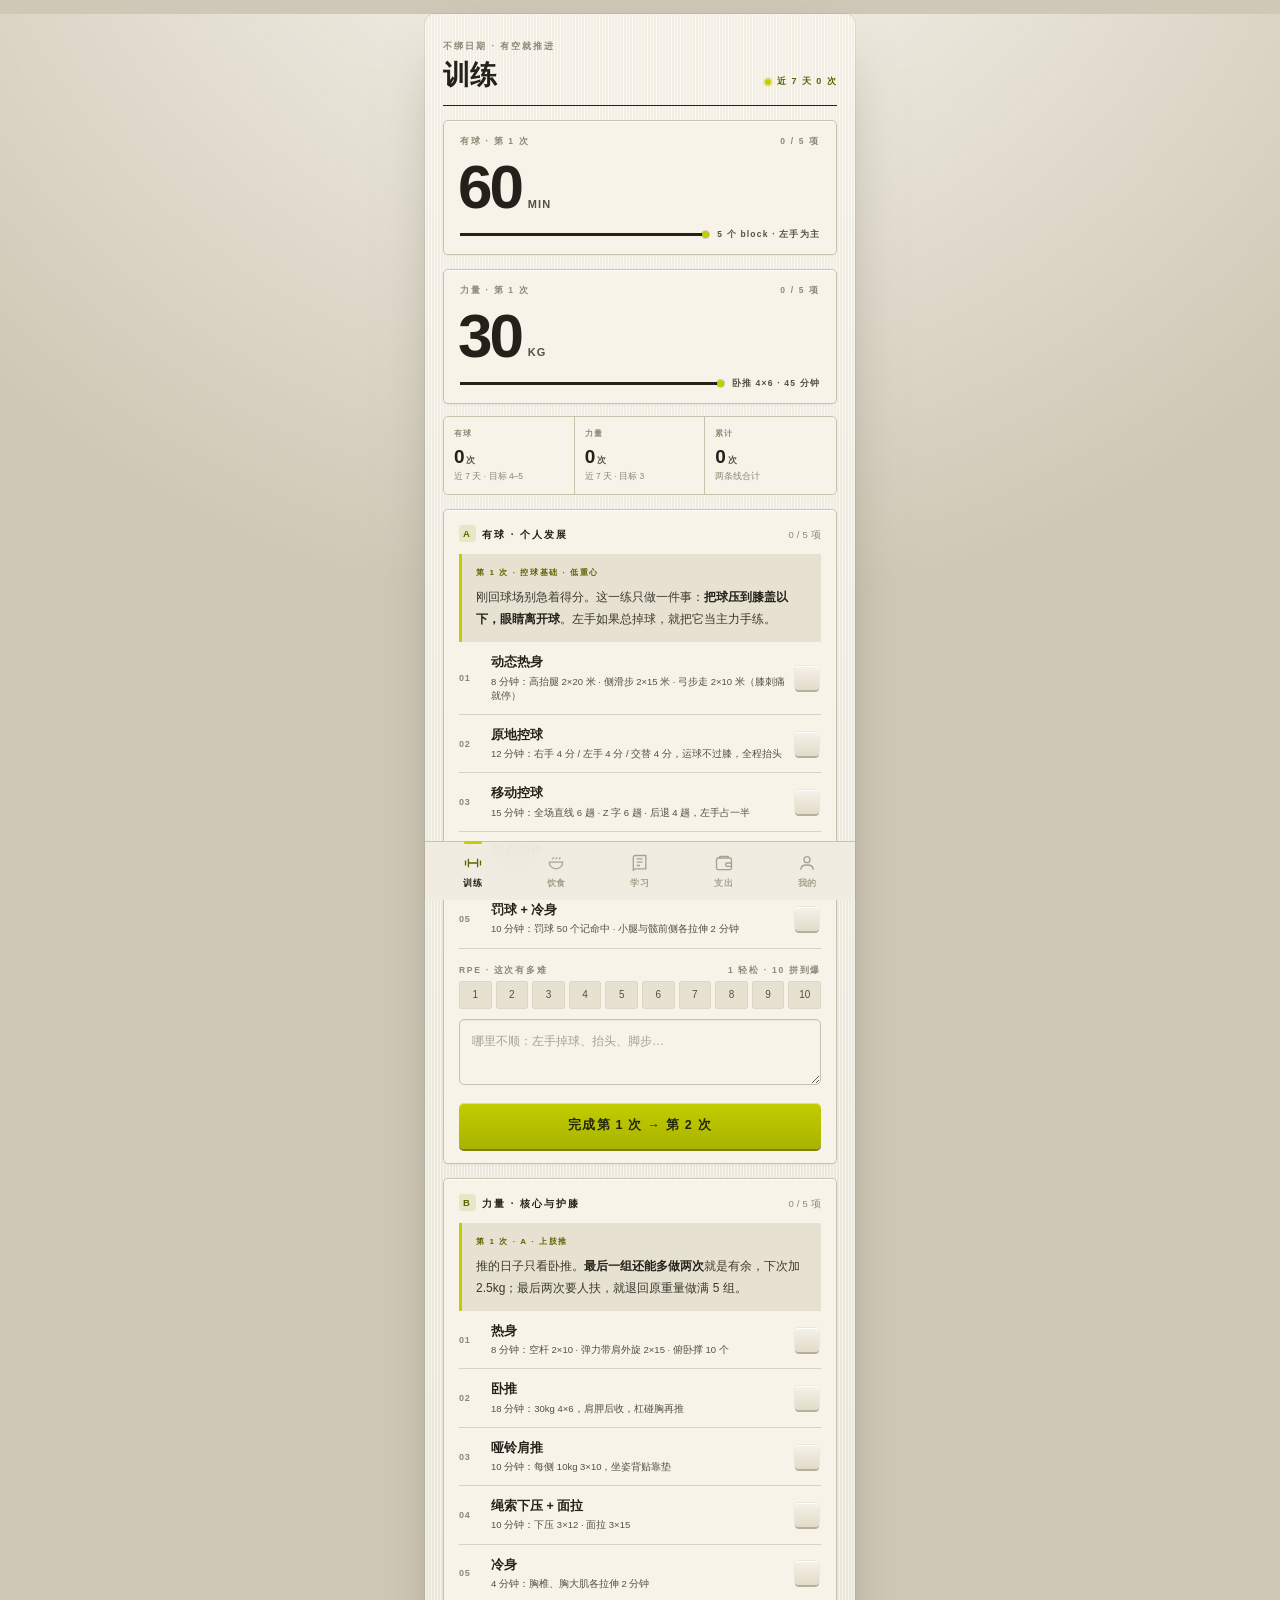
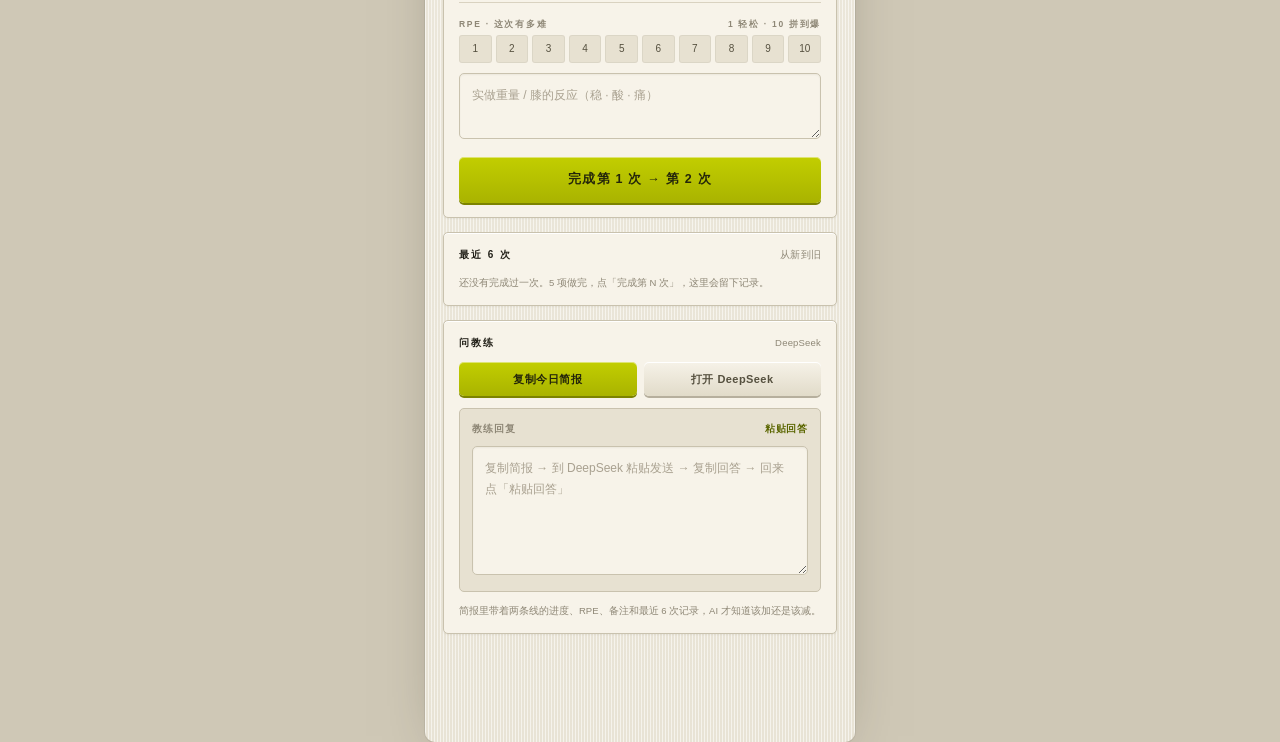
<file: index.html>
<!DOCTYPE html>
<html lang="zh-CN">
<head>
<meta charset="utf-8">
<meta name="viewport" content="width=device-width,initial-scale=1,viewport-fit=cover,maximum-scale=1,user-scalable=no">
<meta name="theme-color" content="#F1EDE2">
<meta name="apple-mobile-web-app-capable" content="yes">
<meta name="apple-mobile-web-app-status-bar-style" content="default">
<meta name="apple-mobile-web-app-title" content="成长系统">
<meta name="format-detection" content="telephone=no">
<title>成长系统</title>
<link rel="manifest" href="manifest.webmanifest">
<link rel="apple-touch-icon" href="icon-192.png">
<link rel="stylesheet" href="styles.css">
</head>
<body>
<div class="app">
  <main id="view" class="view"></main>

  <nav class="tabbar" id="tabbar">
    <button class="tab" data-tab="train">
      <svg viewBox="0 0 24 24"><path d="M3 9v6M6.5 7v10M17.5 7v10M21 9v6M6.5 12h11"/></svg>
      <span>训练</span>
    </button>
    <button class="tab" data-tab="today">
      <svg viewBox="0 0 24 24"><path d="M4 11h16a8 8 0 0 1-16 0Z"/><path d="M8 7.5c0-1 1-1.4 1-2.5M12 7.5c0-1 1-1.4 1-2.5M16 7.5c0-1 1-1.4 1-2.5"/></svg>
      <span>饮食</span>
    </button>
    <button class="tab" data-tab="study">
      <svg viewBox="0 0 24 24"><path d="M4 5.5A2.5 2.5 0 0 1 6.5 3H19v16H6.5A2.5 2.5 0 0 0 4 21.5v-16Z"/><path d="M8 7h7M8 11h7M8 15h4"/></svg>
      <span>学习</span>
    </button>
    <button class="tab" data-tab="expense">
      <svg viewBox="0 0 24 24"><rect x="3" y="6" width="18" height="14" rx="2"/><path d="M7 6V4h10v2M16 12h5M16 12a2 2 0 1 0 0 4h5"/></svg>
      <span>支出</span>
    </button>
    <button class="tab" data-tab="me">
      <svg viewBox="0 0 24 24"><circle cx="12" cy="8" r="3.6"/><path d="M4.5 20c0-3.6 3.4-5.6 7.5-5.6s7.5 2 7.5 5.6"/></svg>
      <span>我的</span>
    </button>
  </nav>
</div>

<div class="mask" id="mask" hidden></div>
<div class="sheet" id="sheet" hidden></div>
<div id="toast"></div>
<input id="meal-photo-input" type="file" accept="image/*" capture="environment" hidden>

<script src="foods.js"></script>
<script src="meal-photos.js"></script>
<script src="app.js"></script>
</body>
</html>
</file>
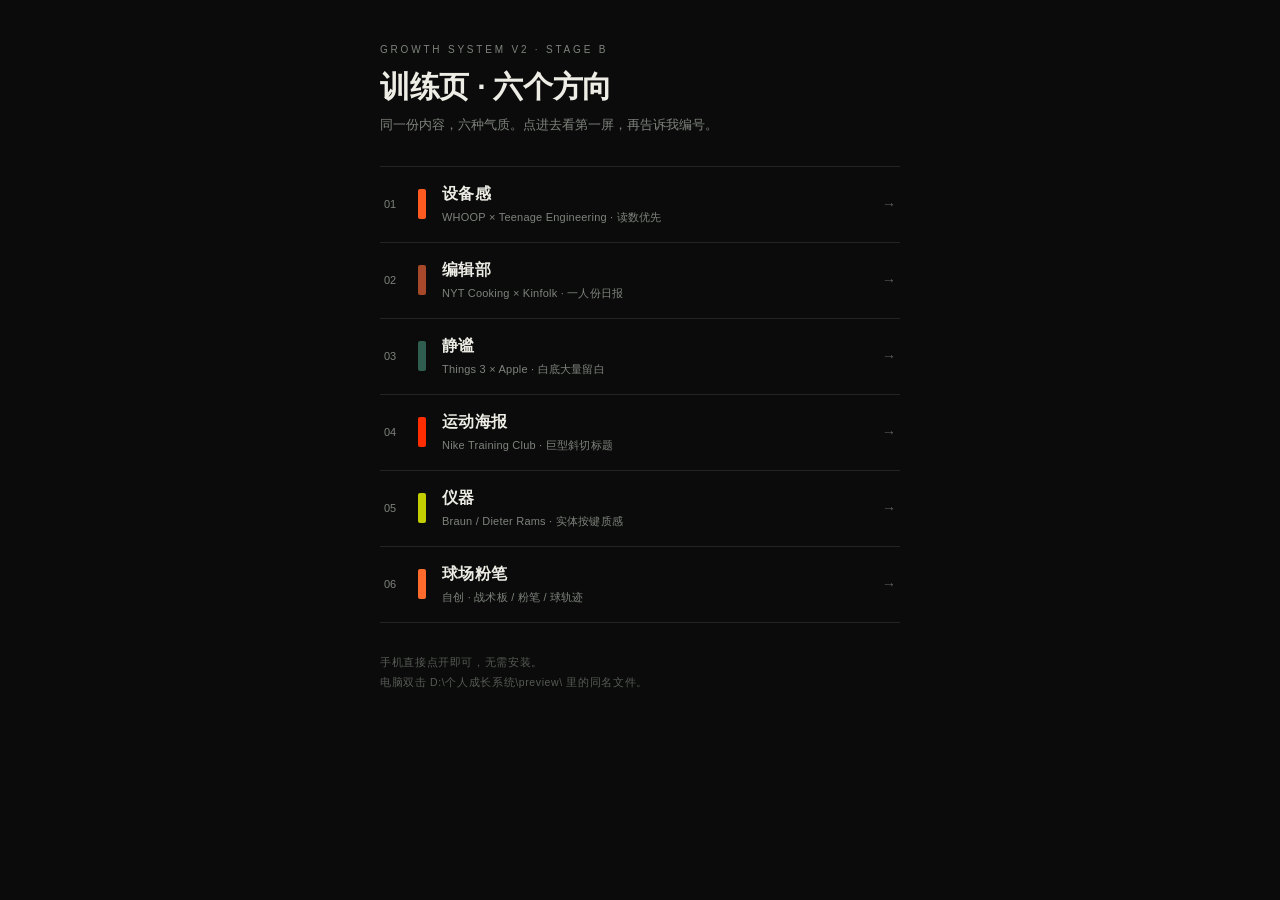
<file: preview/index.html>
<!DOCTYPE html>
<html lang="zh-CN">
<head>
<meta charset="utf-8">
<meta name="viewport" content="width=device-width,initial-scale=1">
<title>成长系统 v2 · 六个方向</title>
<style>
:root{--bg:#0A0B0A;--ink:#EDEDE6;--dim:#7E837C;--line:rgba(255,255,255,.1)}
*{box-sizing:border-box;margin:0;padding:0}
body{background:var(--bg);color:var(--ink);font-family:-apple-system,"PingFang SC","Microsoft YaHei",sans-serif;
  min-height:100vh;padding:44px 22px 60px;display:flex;justify-content:center}
.wrap{width:100%;max-width:520px}
.k{font-size:10px;letter-spacing:.28em;color:var(--dim);text-transform:uppercase}
h1{font-size:30px;letter-spacing:-.01em;margin:12px 0 6px;font-weight:800}
.sub{font-size:12.5px;color:var(--dim);line-height:1.9;margin-bottom:28px}
.item{display:flex;align-items:center;gap:16px;padding:17px 4px;border-top:1px solid var(--line);
  text-decoration:none;color:var(--ink)}
.item:last-of-type{border-bottom:1px solid var(--line)}
.no{font-size:11px;color:var(--dim);width:18px;flex:0 0 auto;font-variant-numeric:tabular-nums}
.t{flex:1}
.t b{display:block;font-size:15.5px;font-weight:700;letter-spacing:.02em}
.t span{display:block;font-size:11px;color:var(--dim);margin-top:5px;letter-spacing:.02em}
.sw{width:8px;height:30px;border-radius:2px;flex:0 0 auto}
.arw{color:#5C615B;font-size:14px}
.foot{margin-top:30px;font-size:10.5px;color:#565B55;line-height:1.9;letter-spacing:.06em}
</style>
</head>
<body>
<div class="wrap">
  <div class="k">Growth System v2 · Stage B</div>
  <h1>训练页 · 六个方向</h1>
  <p class="sub">同一份内容，六种气质。点进去看第一屏，再告诉我编号。</p>

  <a class="item" href="preview-01-device.html">
    <span class="no">01</span><span class="sw" style="background:#FF5A1F"></span>
    <span class="t"><b>设备感</b><span>WHOOP × Teenage Engineering · 读数优先</span></span><span class="arw">→</span>
  </a>
  <a class="item" href="preview-02-editorial.html">
    <span class="no">02</span><span class="sw" style="background:#A8482B"></span>
    <span class="t"><b>编辑部</b><span>NYT Cooking × Kinfolk · 一人份日报</span></span><span class="arw">→</span>
  </a>
  <a class="item" href="preview-03-quiet.html">
    <span class="no">03</span><span class="sw" style="background:#2F5D50"></span>
    <span class="t"><b>静谧</b><span>Things 3 × Apple · 白底大量留白</span></span><span class="arw">→</span>
  </a>
  <a class="item" href="preview-04-poster.html">
    <span class="no">04</span><span class="sw" style="background:#FF2D00"></span>
    <span class="t"><b>运动海报</b><span>Nike Training Club · 巨型斜切标题</span></span><span class="arw">→</span>
  </a>
  <a class="item" href="preview-05-instrument.html">
    <span class="no">05</span><span class="sw" style="background:#C2CE00"></span>
    <span class="t"><b>仪器</b><span>Braun / Dieter Rams · 实体按键质感</span></span><span class="arw">→</span>
  </a>
  <a class="item" href="preview-06-court-chalk.html">
    <span class="no">06</span><span class="sw" style="background:#FF6B2C"></span>
    <span class="t"><b>球场粉笔</b><span>自创 · 战术板 / 粉笔 / 球轨迹</span></span><span class="arw">→</span>
  </a>

  <p class="foot">手机直接点开即可，无需安装。<br>电脑双击 D:\个人成长系统\preview\ 里的同名文件。</p>
</div>
</body>
</html>
</file>
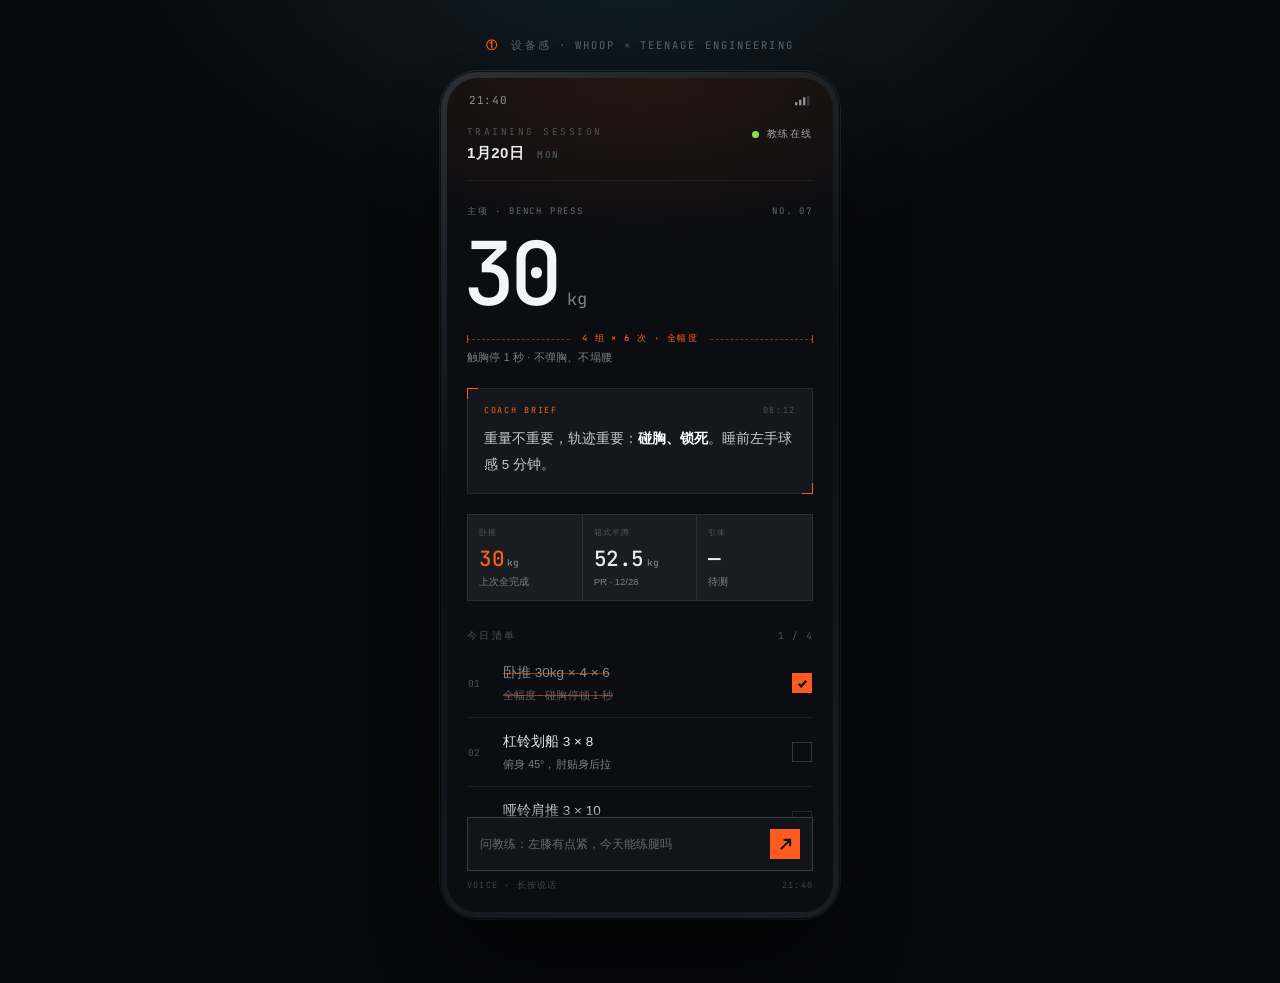
<file: preview/preview-01-device.html>
<!DOCTYPE html>
<html lang="zh-CN">
<head>
<meta charset="utf-8">
<meta name="viewport" content="width=device-width,initial-scale=1">
<title>训练 · 设备感 · 成长系统 v2</title>
<!-- ① 设备感 · WHOOP × Teenage Engineering ／ 宣言：训练日志是一台仪器，数据是读数，不是卡片 ／ 点睛色 #FF5A1F -->
<link rel="preconnect" href="https://fonts.googleapis.com">
<link rel="preconnect" href="https://fonts.gstatic.com" crossorigin>
<link href="https://fonts.googleapis.com/css2?family=JetBrains+Mono:wght@400;500;700&display=swap" rel="stylesheet">
<style>
:root{
  --screen:#0B0D10; --panel:#14171B; --panel2:#191D22;
  --line:rgba(255,255,255,.08); --line2:rgba(255,255,255,.17);
  --ink:#E8ECEE; --dim:#78828A; --dim2:#4B545B;
  --accent:#FF5A1F; --ok:#8BE04A;
  --mono:"JetBrains Mono",Consolas,"SF Mono",ui-monospace,monospace;
  --sans:-apple-system,BlinkMacSystemFont,"PingFang SC","HarmonyOS Sans SC","Microsoft YaHei",sans-serif;
}
*{box-sizing:border-box;margin:0;padding:0}
body{
  min-height:100vh;display:flex;justify-content:center;padding:38px 16px 64px;
  background:radial-gradient(900px 520px at 50% -8%,#122029 0%,#07080A 62%),#07080A;
  font-family:var(--sans);color:var(--ink);-webkit-font-smoothing:antialiased;
}
.stage{display:flex;flex-direction:column;align-items:center;gap:18px}
.cap{font-family:var(--mono);font-size:10.5px;letter-spacing:.2em;color:#59636B;text-transform:uppercase}
.cap b{color:var(--accent);font-weight:700;margin-right:4px}
.phone{
  width:400px;height:848px;padding:7px;border-radius:38px;
  background:linear-gradient(155deg,#2B3036,#0C0E11 42%,#1A1E23);
  box-shadow:0 50px 90px -32px rgba(0,0,0,.95),0 0 0 1px rgba(255,255,255,.09),
             inset 0 0 0 1px rgba(0,0,0,.65);
}
.screen{height:100%;border-radius:31px;background:var(--screen);overflow-y:auto;overflow-x:hidden;padding:0 20px;scrollbar-width:none;position:relative}
.screen::-webkit-scrollbar{display:none}
.screen::before{content:"";position:absolute;top:0;left:0;right:0;height:230px;background:radial-gradient(130% 100% at 50% 0,rgba(255,90,31,.11),transparent 72%);pointer-events:none}

/* 状态栏 */
.sb{display:flex;justify-content:space-between;align-items:center;padding:15px 2px 4px;font-family:var(--mono);font-size:11px;color:#8A939B;letter-spacing:.06em;position:relative;z-index:1}
.sb svg{width:16px;height:11px;fill:currentColor}

/* 页头 */
.hd{display:flex;justify-content:space-between;align-items:flex-start;padding:14px 0 17px;border-bottom:1px solid var(--line);position:relative;z-index:1}
.kick{font-family:var(--mono);font-size:9.5px;letter-spacing:.26em;color:var(--dim2)}
.day{font-size:15px;font-weight:600;margin-top:6px;letter-spacing:.03em}
.day em{font-family:var(--mono);font-style:normal;font-size:9.5px;letter-spacing:.18em;color:var(--dim2);margin-left:8px}
.st{display:flex;align-items:center;gap:8px;padding-top:2px}
.led{width:7px;height:7px;border-radius:50%;background:var(--ok);animation:breathe 2.6s ease-in-out infinite}
.online{font-family:var(--mono);font-size:9.5px;letter-spacing:.16em;color:#9AA5AC}
@keyframes breathe{
  0%,100%{opacity:.32;box-shadow:0 0 0 3px rgba(139,224,74,.05)}
  50%{opacity:1;box-shadow:0 0 0 4px rgba(139,224,74,.16),0 0 14px rgba(139,224,74,.9)}
}

/* 主读数 */
.hero{padding:24px 0 4px;position:relative;z-index:1;animation:power .9s cubic-bezier(.2,.7,.2,1) both}
@keyframes power{from{opacity:0;transform:translateY(9px)}to{opacity:1;transform:none}}
.hero-top{display:flex;justify-content:space-between;font-family:var(--mono);font-size:9px;letter-spacing:.2em;color:#626C73}
.num{font-family:var(--mono);font-size:88px;line-height:.9;font-weight:500;letter-spacing:-.065em;
     margin:16px 0 0 -4px;font-variant-numeric:tabular-nums;color:#F3F6F7}
.num small{font-size:17px;letter-spacing:.02em;color:var(--dim);margin-left:9px;font-weight:400}
.dimline{position:relative;height:19px;margin:16px 0 3px;display:flex;align-items:center;justify-content:center}
.dimline::before{content:"";position:absolute;left:0;right:0;top:50%;border-top:1px dashed rgba(255,90,31,.5)}
.dimline b{position:relative;background:var(--screen);padding:0 10px;font-family:var(--mono);font-size:9px;letter-spacing:.16em;color:var(--accent);font-weight:500}
.dimline i{position:absolute;top:50%;width:1px;height:8px;background:rgba(255,90,31,.75);transform:translateY(-50%)}
.dimline i:first-child{left:0}
.dimline i:last-child{right:0}
.hero-note{font-size:10.5px;color:var(--dim);letter-spacing:.02em}

/* 教练简报 */
.brief{position:relative;margin-top:19px;padding:15px 16px 16px;background:var(--panel);border:1px solid var(--line)}
.brief::before,.brief::after{content:"";position:absolute;width:10px;height:10px;border:1px solid var(--accent)}
.brief::before{top:-1px;left:-1px;border-right:0;border-bottom:0}
.brief::after{bottom:-1px;right:-1px;border-left:0;border-top:0}
.bl{display:flex;justify-content:space-between;font-family:var(--mono);font-size:8.5px;letter-spacing:.2em;color:var(--accent)}
.bl span:last-child{color:var(--dim2)}
.bt{font-size:13.5px;line-height:1.9;color:#C3CBD1;margin-top:10px}
.bt b{color:#fff;font-weight:600}

/* 三数位 */
.stats{display:grid;grid-template-columns:1fr 1fr 1fr;margin-top:20px;border:1px solid var(--line);background:var(--panel2)}
.stats .st-item{padding:12px 11px 11px;border-right:1px solid var(--line)}
.stats .st-item:last-child{border-right:0}
.sk{font-family:var(--mono);font-size:8px;letter-spacing:.14em;color:var(--dim2)}
.sv{font-family:var(--mono);font-size:21px;font-weight:500;margin-top:7px;font-variant-numeric:tabular-nums;letter-spacing:-.02em}
.sv i{font-size:9.5px;font-style:normal;color:var(--dim);margin-left:3px;letter-spacing:0}
.sf{font-size:9.5px;color:var(--dim);margin-top:4px}
.st-item.hot .sv{color:var(--accent)}

/* 小标题 */
.sec{display:flex;align-items:baseline;justify-content:space-between;margin:28px 0 6px}
.sec h2{font-family:var(--mono);font-size:9.5px;letter-spacing:.24em;color:var(--dim2);font-weight:500}
.sec span{font-family:var(--mono);font-size:9.5px;color:var(--dim2);letter-spacing:.1em}

/* 清单 */
.task{display:grid;grid-template-columns:24px 1fr 20px;gap:11px;align-items:center;padding:14px 1px;border-bottom:1px solid var(--line)}
.task .i{font-family:var(--mono);font-size:9.5px;color:var(--dim2)}
.task .n{font-size:13.5px;line-height:1.5}
.task .n em{display:block;font-style:normal;font-size:10.5px;color:var(--dim);margin-top:4px;letter-spacing:.01em}
.task .box{width:20px;height:20px;border:1px solid var(--line2);position:relative}
.task.done .box{background:var(--accent);border-color:var(--accent)}
.task.done .box svg{position:absolute;inset:0;margin:auto;width:11px;height:11px;stroke:#0B0D10;stroke-width:2.6;fill:none}
.task.done .n{color:#828C93;text-decoration:line-through;text-decoration-color:rgba(255,90,31,.55);text-decoration-thickness:1px}
.task.done .n em{text-decoration:none;color:#5D666D}

/* 练后 */
.post{margin-top:18px;border:1px solid var(--line);background:linear-gradient(180deg,rgba(255,90,31,.05),transparent 60%);padding:14px 15px 15px}
.post-h{display:flex;justify-content:space-between;align-items:center}
.post-h b{font-size:12.5px;font-weight:600;letter-spacing:.02em}
.tag{font-family:var(--mono);font-size:8.5px;letter-spacing:.18em;color:var(--accent);border:1px solid rgba(255,90,31,.4);padding:3px 6px}
.scale{display:grid;grid-template-columns:repeat(10,1fr);gap:4px;margin-top:13px}
.scale span{height:26px;display:flex;align-items:center;justify-content:center;font-family:var(--mono);font-size:10px;color:var(--dim);background:#14181C;border:1px solid var(--line)}
.scale span.pick{background:var(--accent);border-color:var(--accent);color:#0B0D10;font-weight:700}
.sore{display:flex;justify-content:space-between;align-items:center;margin-top:11px;padding-top:11px;border-top:1px dashed rgba(255,255,255,.1);font-size:11.5px;color:var(--dim)}
.sore span{color:#9DA7AE}

/* 周 */
.week{display:grid;grid-template-columns:repeat(7,1fr);gap:5px;margin-top:13px}
.wd{background:var(--panel);border:1px solid var(--line);padding:9px 0 8px;text-align:center}
.wd .w1{font-family:var(--mono);font-size:8.5px;color:var(--dim2);letter-spacing:.08em}
.wd .w2{font-size:9.5px;color:#A9B3B9;margin-top:5px}
.wd.now{border-color:var(--accent);background:rgba(255,90,31,.09)}
.wd.now .w1{color:var(--accent)}
.wd.rest .w2{color:var(--dim2)}

/* 底部对话 */
.composer{position:sticky;bottom:0;margin:24px -20px 0;padding:14px 20px 20px;background:linear-gradient(180deg,rgba(11,13,16,0) 0%,#0B0D10 26%)}
.cf{display:flex;align-items:center;gap:10px;background:#111519;border:1px solid var(--line2);padding:11px 12px}
.cf .ph{flex:1;font-size:12px;color:#616B72}
.cf .send{width:30px;height:30px;background:var(--accent);display:flex;align-items:center;justify-content:center;flex:0 0 auto}
.cf .send svg{width:13px;height:13px;stroke:#0B0D10;stroke-width:2.2;fill:none}
.cfh{display:flex;justify-content:space-between;margin-top:8px;font-family:var(--mono);font-size:8.5px;letter-spacing:.14em;color:#3E464C}
</style>
</head>
<body>
<div class="stage">
  <p class="cap"><b>①</b> 设备感 · WHOOP × Teenage Engineering</p>
  <div class="phone"><div class="screen">

    <div class="sb">
      <span>21:40</span>
      <svg viewBox="0 0 20 12"><rect x="0" y="8" width="3" height="4"/><rect x="5" y="5" width="3" height="7"/><rect x="10" y="2" width="3" height="10"/><rect x="15" y="0" width="3" height="12" opacity=".3"/></svg>
    </div>

    <header class="hd">
      <div>
        <div class="kick">TRAINING SESSION</div>
        <div class="day">1月20日 <em>MON</em></div>
      </div>
      <div class="st"><span class="led"></span><span class="online">教练在线</span></div>
    </header>

    <section class="hero">
      <div class="hero-top"><span>主项 · BENCH PRESS</span><span>NO. 07</span></div>
      <div class="num">30<small>kg</small></div>
      <div class="dimline"><i></i><b>4 组 × 6 次 · 全幅度</b><i></i></div>
      <p class="hero-note">触胸停 1 秒 · 不弹胸、不塌腰</p>
    </section>

    <section class="brief">
      <div class="bl"><span>COACH BRIEF</span><span>08:12</span></div>
      <p class="bt">重量不重要，轨迹重要：<b>碰胸、锁死</b>。睡前左手球感 5 分钟。</p>
    </section>

    <section class="stats">
      <div class="st-item hot">
        <div class="sk">卧推</div><div class="sv">30<i>kg</i></div><div class="sf">上次全完成</div>
      </div>
      <div class="st-item">
        <div class="sk">箱式半蹲</div><div class="sv">52.5<i>kg</i></div><div class="sf">PR · 12/28</div>
      </div>
      <div class="st-item">
        <div class="sk">引体</div><div class="sv">—</div><div class="sf">待测</div>
      </div>
    </section>

    <div class="sec"><h2>今日清单</h2><span>1 / 4</span></div>

    <div class="task done">
      <span class="i">01</span>
      <span class="n">卧推 30kg × 4 × 6<em>全幅度 · 碰胸停顿 1 秒</em></span>
      <span class="box"><svg viewBox="0 0 12 12"><path d="M2 6.4 4.6 9 10 3.2"/></svg></span>
    </div>
    <div class="task">
      <span class="i">02</span>
      <span class="n">杠铃划船 3 × 8<em>俯身 45°，肘贴身后拉</em></span>
      <span class="box"></span>
    </div>
    <div class="task">
      <span class="i">03</span>
      <span class="n">哑铃肩推 3 × 10<em>坐姿，别让腰替手臂发力</em></span>
      <span class="box"></span>
    </div>
    <div class="task">
      <span class="i">04</span>
      <span class="n">核心环 × 3<em>死虫 → 鸟狗 → 侧平板，每轮不落地</em></span>
      <span class="box"></span>
    </div>

    <section class="post">
      <div class="post-h"><b>练后两问</b><span class="tag">待填</span></div>
      <div class="scale">
        <span>1</span><span>2</span><span>3</span><span>4</span><span>5</span>
        <span>6</span><span>7</span><span>8</span><span>9</span><span>10</span>
      </div>
      <div class="sore">哪里酸<span>点选肌群或直接说</span></div>
    </section>

    <div class="sec"><h2>本周编排</h2><span>W4</span></div>
    <div class="week">
      <div class="wd now"><div class="w1">MON</div><div class="w2">上肢</div></div>
      <div class="wd"><div class="w1">TUE</div><div class="w2">球·左手</div></div>
      <div class="wd"><div class="w1">WED</div><div class="w2">下肢</div></div>
      <div class="wd rest"><div class="w1">THU</div><div class="w2">休</div></div>
      <div class="wd"><div class="w1">FRI</div><div class="w2">上肢</div></div>
      <div class="wd"><div class="w1">SAT</div><div class="w2">球·左手</div></div>
      <div class="wd"><div class="w1">SUN</div><div class="w2">复盘</div></div>
    </div>

    <div class="composer">
      <div class="cf">
        <span class="ph">问教练：左膝有点紧，今天能练腿吗</span>
        <span class="send"><svg viewBox="0 0 14 14"><path d="M2 12 12 2M5 2h7v7"/></svg></span>
      </div>
      <div class="cfh"><span>VOICE · 长按说话</span><span>21:40</span></div>
    </div>

  </div></div>
</div>
</body>
</html>
</file>
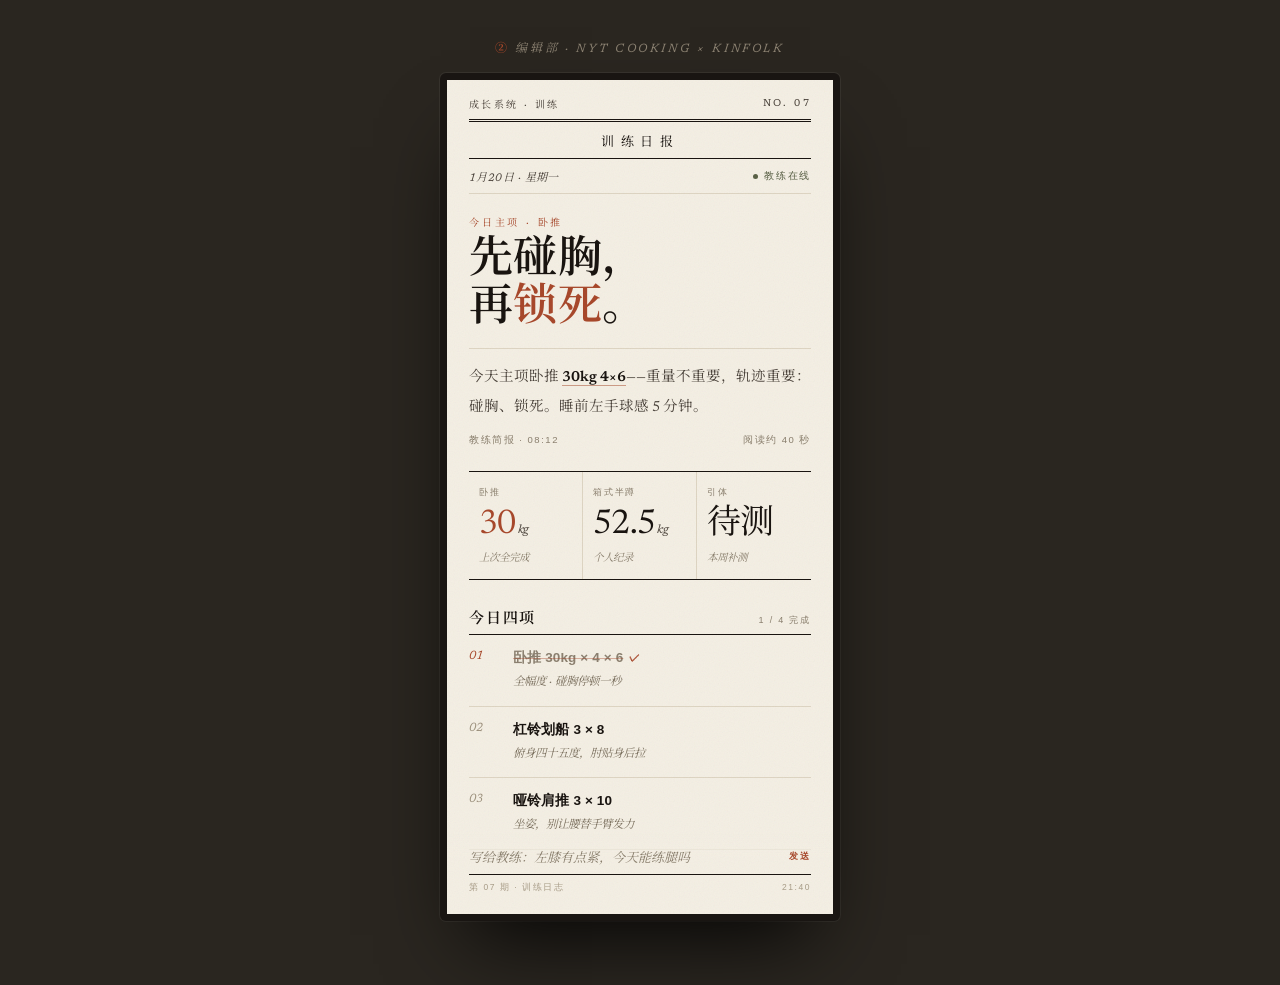
<file: preview/preview-02-editorial.html>
<!DOCTYPE html>
<html lang="zh-CN">
<head>
<meta charset="utf-8">
<meta name="viewport" content="width=device-width,initial-scale=1">
<title>训练 · 编辑部 · 成长系统 v2</title>
<!-- ② 编辑部 · NYT Cooking × Kinfolk ／ 宣言：每天的训练是一期只有一个人读的日报，排版要值得被剪下来 ／ 点睛色 #A8482B -->
<link rel="preconnect" href="https://fonts.googleapis.com">
<link rel="preconnect" href="https://fonts.gstatic.com" crossorigin>
<link href="https://fonts.googleapis.com/css2?family=Newsreader:ital,wght@0,400;0,600;1,400&family=Noto+Serif+SC:wght@400;600&display=swap" rel="stylesheet">
<style>
:root{
  --paper:#F4EFE4; --paper-2:#EDE6D8; --ink:#191410; --ink-2:#4A423A;
  --rule:#CFC4AE; --rule-2:#DED5C3;
  --accent:#A8482B; --olive:#5A6146;
  --serif:"Newsreader","Noto Serif SC","Songti SC","STSong",SimSun,serif;
  --sans:-apple-system,"PingFang SC","HarmonyOS Sans SC","Microsoft YaHei",sans-serif;
}
*{box-sizing:border-box;margin:0;padding:0}
body{
  min-height:100vh;display:flex;justify-content:center;padding:38px 16px 64px;
  background:#2A2620;font-family:var(--sans);color:var(--ink);-webkit-font-smoothing:antialiased;
}
.stage{display:flex;flex-direction:column;align-items:center;gap:18px}
.cap{font-family:var(--serif);font-size:12px;letter-spacing:.22em;color:#8C8272;text-transform:uppercase;font-style:italic}
.cap b{color:var(--accent);font-style:normal}
.phone{
  width:400px;height:848px;padding:7px;border-radius:6px;
  background:#191512;box-shadow:0 44px 80px -30px rgba(0,0,0,.9),0 0 0 1px rgba(255,255,255,.06);
}
.screen{
  height:100%;overflow-y:auto;overflow-x:hidden;padding:0 22px 0;position:relative;
  background:var(--paper);scrollbar-width:none;
}
.screen::-webkit-scrollbar{display:none}
/* 纸纹质感层 */
.screen::after{
  content:"";position:absolute;inset:0;pointer-events:none;z-index:9;mix-blend-mode:multiply;opacity:.5;
  background-image:url("data:image/svg+xml,%3Csvg xmlns='http://www.w3.org/2000/svg' width='140' height='140'%3E%3Cfilter id='n'%3E%3CfeTurbulence type='fractalNoise' baseFrequency='.8' numOctaves='3'/%3E%3C/filter%3E%3Crect width='140' height='140' filter='url(%23n)' opacity='.12'/%3E%3C/svg%3E");
}

/* 刊头 */
.rail{display:flex;justify-content:space-between;align-items:center;padding:16px 0 8px;
  font-family:var(--serif);font-size:10px;letter-spacing:.24em;text-transform:uppercase;color:var(--ink-2)}
.nameplate{
  font-family:var(--serif);font-size:13px;letter-spacing:.5em;text-align:center;
  padding:9px 0 8px;border-top:3px double var(--ink);border-bottom:1px solid var(--ink);
}
.meta{display:flex;justify-content:space-between;align-items:center;padding:9px 0;border-bottom:1px solid var(--rule-2);
  font-family:var(--serif);font-style:italic;font-size:11px;color:var(--ink-2);letter-spacing:.04em}
.live{display:inline-flex;align-items:center;gap:6px;font-style:normal;font-family:var(--sans);font-size:9.5px;letter-spacing:.18em;color:var(--olive)}
.dot{width:5px;height:5px;border-radius:50%;background:var(--olive);animation:pulse 2.4s ease-in-out infinite}
@keyframes pulse{0%,100%{opacity:.3}50%{opacity:1}}

/* 头条 */
.kicker{margin-top:20px;font-family:var(--serif);font-size:10px;letter-spacing:.28em;text-transform:uppercase;color:var(--accent)}
.headline{
  font-family:var(--serif);font-weight:600;font-size:44px;line-height:1.08;letter-spacing:.01em;
  margin:10px 0 0;animation:ink .8s ease-out both;
}
@keyframes ink{from{opacity:0;transform:translateY(6px)}to{opacity:1;transform:none}}
.headline i{font-style:normal;color:var(--accent)}
.dek{
  font-family:var(--serif);font-size:14.5px;line-height:2.05;color:var(--ink-2);
  margin-top:14px;padding-top:14px;border-top:1px solid var(--rule-2);text-align:justify;
}
.dek b{color:var(--ink);font-weight:600;border-bottom:1px solid rgba(168,72,43,.5)}
.byline{display:flex;justify-content:space-between;margin-top:12px;font-size:9.5px;letter-spacing:.16em;color:#8A7F6D}

/* 数字栏 */
.numbers{display:grid;grid-template-columns:1fr 1fr 1fr;margin-top:24px;border-top:1px solid var(--ink);border-bottom:1px solid var(--ink)}
.nb{padding:14px 10px 15px;border-right:1px solid var(--rule-2)}
.nb:last-child{border-right:0;padding-right:0}
.nb .lab{font-size:9px;letter-spacing:.2em;color:#8A7F6D}
.nb .val{font-family:var(--serif);font-size:34px;line-height:1;margin-top:9px;font-variant-numeric:tabular-nums;letter-spacing:-.02em}
.nb .val small{font-family:var(--serif);font-size:12px;font-style:italic;color:var(--ink-2);margin-left:2px}
.nb .src{font-family:var(--serif);font-style:italic;font-size:10.5px;color:#8A7F6D;margin-top:7px}
.nb.hi .val{color:var(--accent)}

/* 清单 */
.sec{margin-top:26px;display:flex;align-items:baseline;justify-content:space-between;
  padding-bottom:7px;border-bottom:1px solid var(--ink)}
.sec h2{font-family:var(--serif);font-size:15px;font-weight:600;letter-spacing:.12em}
.sec span{font-size:9px;letter-spacing:.2em;color:#8A7F6D}

.item{display:grid;grid-template-columns:34px 1fr;gap:10px;padding:13px 0;border-bottom:1px solid var(--rule-2)}
.item .no{font-family:var(--serif);font-size:12px;font-style:italic;color:#9C907C;padding-top:2px}
.item h3{font-size:13.5px;font-weight:600;line-height:1.55;letter-spacing:.01em}
.item p{font-family:var(--serif);font-size:11.5px;font-style:italic;color:#7E7361;margin-top:4px;line-height:1.7}
.item.done .no{color:var(--accent)}
.item.done h3{color:#8C8170;text-decoration:line-through;text-decoration-thickness:1px;text-decoration-color:rgba(168,72,43,.4)}
.item.done p{text-decoration:none}
.tick{display:inline-block;margin-left:6px;font-style:normal;color:var(--accent);font-size:11px;vertical-align:1px}

/* 练后 */
.post{margin-top:22px;padding:15px 16px 16px;background:var(--paper-2);border:1px solid var(--rule)}
.post .ph{font-family:var(--serif);font-size:13px;letter-spacing:.1em}
.post .ph em{font-style:italic;font-size:11px;color:#8A7F6D;margin-left:6px}
.rate{display:flex;align-items:baseline;justify-content:space-between;margin-top:14px;font-size:11px;color:var(--ink-2)}
.rate .box{font-family:var(--serif);font-style:italic;font-size:11px;color:#A19682;border-bottom:1px solid var(--rule);flex:1;margin:0 10px;text-align:center;padding-bottom:3px}
.sore-line{display:flex;align-items:baseline;margin-top:12px;font-size:11px;color:var(--ink-2)}
.sore-line .box{flex:1;margin:0 10px;border-bottom:1px solid var(--rule);padding-bottom:3px;font-family:var(--serif);font-style:italic;color:#A19682;text-align:center}

/* 周 */
.week{display:grid;grid-template-columns:repeat(7,1fr);margin-top:24px;border-top:1px solid var(--ink);border-bottom:1px solid var(--ink)}
.wd{padding:10px 0 11px;text-align:center;border-right:1px solid var(--rule-2)}
.wd:last-child{border-right:0}
.wd .d{font-family:var(--serif);font-size:9px;letter-spacing:.1em;color:#8A7F6D}
.wd .t{font-size:9.5px;margin-top:6px;color:var(--ink-2);line-height:1.4}
.wd.now{background:#EAE2D2;position:relative}
.wd.now .d{color:var(--accent);font-style:italic}
.wd.now .t{color:var(--ink);font-weight:600}
.wd.now::before{content:"";position:absolute;top:-1px;left:0;right:0;height:2px;background:var(--accent)}
.wd.rest .t{color:#A19682}

/* 底栏 */
.composer{position:sticky;bottom:0;margin:24px -22px 0;padding:14px 22px 20px;
  background:linear-gradient(180deg,rgba(244,239,228,0) 0%,var(--paper) 30%);z-index:6}
.cf{display:flex;align-items:center;gap:10px;border-bottom:1px solid var(--ink);padding-bottom:8px}
.cf .ph{flex:1;font-family:var(--serif);font-size:13px;font-style:italic;color:#8A7F6D}
.cf .send{font-size:9px;letter-spacing:.2em;color:var(--accent);font-weight:600}
.cfh{display:flex;justify-content:space-between;margin-top:7px;font-size:8.5px;letter-spacing:.18em;color:#A99D88}
</style>
</head>
<body>
<div class="stage">
  <p class="cap"><b>②</b> 编辑部 · NYT Cooking × Kinfolk</p>
  <div class="phone"><div class="screen">

    <div class="rail"><span>成长系统 · 训练</span><span>NO. 07</span></div>
    <div class="nameplate">训练日报</div>
    <div class="meta">
      <span>1月20日 · 星期一</span>
      <span class="live"><span class="dot"></span>教练在线</span>
    </div>

    <div class="kicker">今日主项 · 卧推</div>
    <h1 class="headline">先碰胸，<br>再<i>锁死</i>。</h1>
    <p class="dek">今天主项卧推 <b>30kg 4×6</b>——重量不重要，轨迹重要：碰胸、锁死。睡前左手球感 5 分钟。</p>
    <div class="byline"><span>教练简报 · 08:12</span><span>阅读约 40 秒</span></div>

    <div class="numbers">
      <div class="nb hi">
        <div class="lab">卧推</div><div class="val">30<small>kg</small></div><div class="src">上次全完成</div>
      </div>
      <div class="nb">
        <div class="lab">箱式半蹲</div><div class="val">52.5<small>kg</small></div><div class="src">个人纪录</div>
      </div>
      <div class="nb">
        <div class="lab">引体</div><div class="val">待测</div><div class="src">本周补测</div>
      </div>
    </div>

    <div class="sec"><h2>今日四项</h2><span>1 / 4 完成</span></div>

    <div class="item done">
      <div class="no">01</div>
      <div><h3>卧推 30kg × 4 × 6<span class="tick">✓</span></h3><p>全幅度 · 碰胸停顿一秒</p></div>
    </div>
    <div class="item">
      <div class="no">02</div>
      <div><h3>杠铃划船 3 × 8</h3><p>俯身四十五度，肘贴身后拉</p></div>
    </div>
    <div class="item">
      <div class="no">03</div>
      <div><h3>哑铃肩推 3 × 10</h3><p>坐姿，别让腰替手臂发力</p></div>
    </div>
    <div class="item">
      <div class="no">04</div>
      <div><h3>核心环 × 3</h3><p>死虫 → 鸟狗 → 侧平板，每轮不落地</p></div>
    </div>

    <div class="post">
      <div class="ph">练后回信<em>两句话就够</em></div>
      <div class="rate"><span>难度</span><span class="box">1 — 10</span><span>/ 10</span></div>
      <div class="sore-line"><span>哪里酸</span><span class="box">写下部位</span></div>
    </div>

    <div class="sec"><h2>本周编排</h2><span>W04</span></div>
    <div class="week">
      <div class="wd now"><div class="d">一</div><div class="t">上肢</div></div>
      <div class="wd"><div class="d">二</div><div class="t">球·左手</div></div>
      <div class="wd"><div class="d">三</div><div class="t">下肢</div></div>
      <div class="wd rest"><div class="d">四</div><div class="t">休</div></div>
      <div class="wd"><div class="d">五</div><div class="t">上肢</div></div>
      <div class="wd"><div class="d">六</div><div class="t">球·左手</div></div>
      <div class="wd"><div class="d">日</div><div class="t">复盘</div></div>
    </div>

    <div class="composer">
      <div class="cf"><span class="ph">写给教练：左膝有点紧，今天能练腿吗</span><span class="send">发送</span></div>
      <div class="cfh"><span>第 07 期 · 训练日志</span><span>21:40</span></div>
    </div>

  </div></div>
</div>
</body>
</html>
</file>
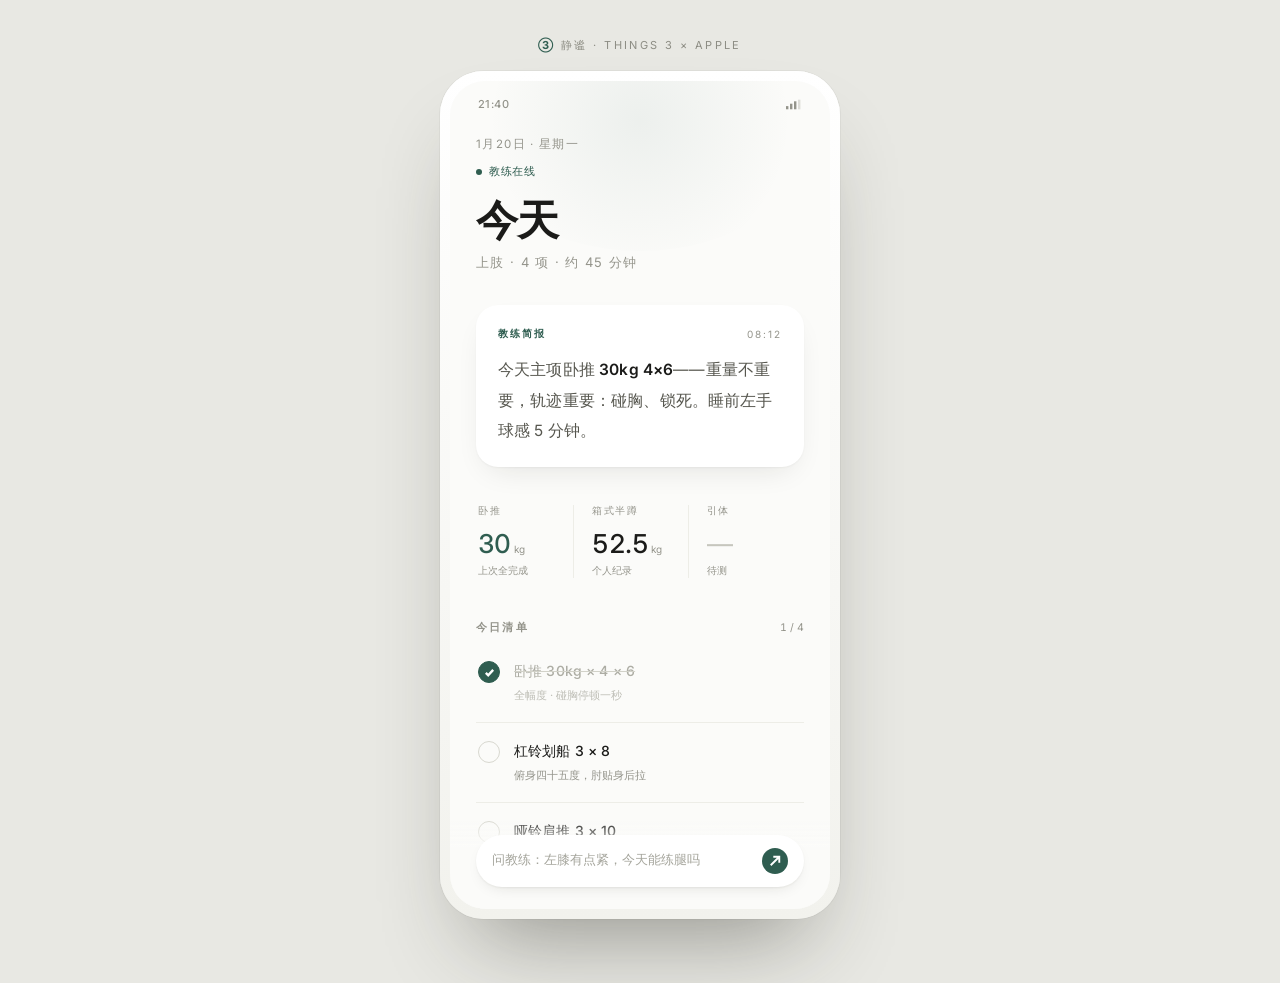
<file: preview/preview-03-quiet.html>
<!DOCTYPE html>
<html lang="zh-CN">
<head>
<meta charset="utf-8">
<meta name="viewport" content="width=device-width,initial-scale=1">
<title>训练 · 静谧 · 成长系统 v2</title>
<!-- ③ 静谧 · Things 3 × Apple ／ 宣言：删到只剩今天要做的事，留白本身就是重量 ／ 点睛色 #2F5D50 -->
<link rel="preconnect" href="https://fonts.googleapis.com">
<link rel="preconnect" href="https://fonts.gstatic.com" crossorigin>
<link href="https://fonts.googleapis.com/css2?family=Inter:wght@300;400;500;600&display=swap" rel="stylesheet">
<style>
:root{
  --bg:#FBFBF9; --card:#FFFFFF; --ink:#1B1B19; --ink-2:#57574F;
  --dim:#94948B; --hair:#EDEDE7; --accent:#2F5D50; --accent-soft:#EAF0EC;
  --sans:"Inter",-apple-system,BlinkMacSystemFont,"PingFang SC","HarmonyOS Sans SC","Microsoft YaHei",sans-serif;
}
*{box-sizing:border-box;margin:0;padding:0}
body{
  min-height:100vh;display:flex;justify-content:center;padding:38px 16px 64px;
  background:#E8E8E3;font-family:var(--sans);color:var(--ink);-webkit-font-smoothing:antialiased;
}
.stage{display:flex;flex-direction:column;align-items:center;gap:18px}
.cap{font-size:11px;letter-spacing:.22em;color:#8D8D84;text-transform:uppercase}
.cap b{color:var(--accent)}
.phone{
  width:400px;height:848px;border-radius:44px;padding:10px;
  background:linear-gradient(180deg,#FFFFFF,#F2F2ED);
  box-shadow:0 50px 90px -36px rgba(40,40,30,.45),0 0 0 1px rgba(0,0,0,.04),
             inset 0 1px 0 #fff;
}
.screen{
  height:100%;border-radius:35px;background:var(--bg);overflow-y:auto;overflow-x:hidden;
  padding:0 26px;scrollbar-width:none;position:relative;
}
.screen::-webkit-scrollbar{display:none}
/* 极轻的环境光晕质感 */
.screen::before{content:"";position:absolute;top:-90px;left:50%;transform:translateX(-50%);
  width:360px;height:260px;border-radius:50%;
  background:radial-gradient(circle,rgba(47,93,80,.07),transparent 68%);pointer-events:none}

/* 状态栏 */
.sb{display:flex;justify-content:space-between;align-items:center;padding:16px 2px 0;
  font-size:11px;color:var(--dim);letter-spacing:.04em;font-weight:500}
.sb svg{width:16px;height:11px;fill:currentColor}

/* 头部 */
.hd{padding:26px 0 0;position:relative;z-index:1}
.date{font-size:11.5px;color:var(--dim);letter-spacing:.12em}
.status{display:inline-flex;align-items:center;gap:7px;margin-top:12px;font-size:11px;color:var(--accent);letter-spacing:.06em}
.pulse{width:6px;height:6px;border-radius:50%;background:var(--accent);animation:soft 3s ease-in-out infinite}
@keyframes soft{0%,100%{opacity:.35;transform:scale(.9)}50%{opacity:1;transform:scale(1.1)}}
h1{font-size:42px;font-weight:600;letter-spacing:-.03em;line-height:1.1;margin-top:18px}
h1 span{display:block;font-size:13px;font-weight:400;color:var(--dim);letter-spacing:.1em;margin-top:12px}

/* 教练卡 */
.brief{
  margin-top:36px;background:var(--card);border-radius:22px;padding:22px 22px 21px;
  box-shadow:0 1px 2px rgba(30,30,20,.04),0 12px 32px -14px rgba(30,30,20,.14);
  animation:rise .8s cubic-bezier(.2,.7,.2,1) both;
}
@keyframes rise{from{opacity:0;transform:translateY(8px)}to{opacity:1;transform:none}}
.brief .who{display:flex;justify-content:space-between;align-items:center;font-size:10px;letter-spacing:.2em;color:var(--dim)}
.brief .who b{color:var(--accent);font-weight:600}
.brief p{font-size:15.5px;line-height:1.95;color:var(--ink-2);margin-top:14px;letter-spacing:.01em}
.brief p strong{color:var(--ink);font-weight:600}

/* 三个数 */
.nums{display:flex;margin-top:38px;padding:0 2px}
.n{flex:1;position:relative}
.n+.n{padding-left:18px;border-left:1px solid var(--hair)}
.n .k{font-size:9.5px;letter-spacing:.16em;color:var(--dim)}
.n .v{font-size:26px;font-weight:500;letter-spacing:-.02em;margin-top:10px;font-variant-numeric:tabular-nums}
.n .v.dash{color:#C6C6BD;font-weight:400}
.n .v small{font-size:10px;color:var(--dim);font-weight:400;margin-left:3px;letter-spacing:0}
.n .f{font-size:10px;color:var(--dim);margin-top:5px}
.n.on .v{color:var(--accent)}

/* 清单 */
.sec{display:flex;justify-content:space-between;align-items:baseline;margin:42px 0 8px}
.sec h2{font-size:11px;font-weight:600;letter-spacing:.2em;color:var(--dim);text-transform:uppercase}
.sec span{font-size:10.5px;color:var(--dim);font-variant-numeric:tabular-nums}

.task{display:flex;align-items:flex-start;gap:14px;padding:17px 2px;border-bottom:1px solid var(--hair)}
.task:last-of-type{border-bottom:0}
.ring{width:22px;height:22px;border-radius:50%;border:1.5px solid #D8D8D0;flex:0 0 auto;margin-top:1px;position:relative}
.task.done .ring{background:var(--accent);border-color:var(--accent)}
.task.done .ring svg{position:absolute;inset:0;margin:auto;width:11px;height:11px;stroke:#fff;stroke-width:2.6;fill:none}
.tx{flex:1}
.tx h3{font-size:14px;font-weight:500;letter-spacing:.01em;line-height:1.5}
.tx p{font-size:11px;color:var(--dim);margin-top:5px;line-height:1.7}
.task.done .tx h3{color:#ADADA4;text-decoration:line-through;text-decoration-thickness:1px;text-decoration-color:#D2D2C9}
.task.done .tx p{color:#BEBEB6}

/* 练后 */
.post{
  margin-top:26px;background:var(--card);border-radius:20px;padding:18px 20px;
  box-shadow:0 1px 2px rgba(30,30,20,.04),0 10px 26px -16px rgba(30,30,20,.16);
  display:flex;align-items:center;justify-content:space-between;
}
.post .l b{font-size:13.5px;font-weight:600;letter-spacing:.01em}
.post .l p{font-size:10.5px;color:var(--dim);margin-top:6px}
.post .go{width:34px;height:34px;border-radius:50%;background:var(--accent-soft);display:flex;align-items:center;justify-content:center}
.post .go svg{width:12px;height:12px;stroke:var(--accent);stroke-width:2;fill:none}

/* 周 */
.week{display:flex;gap:6px;margin-top:14px}
.wd{flex:1;text-align:center;padding:10px 0 9px;border-radius:12px}
.wd .d{font-size:9.5px;color:var(--dim);letter-spacing:.06em}
.wd .t{font-size:9.5px;color:var(--ink-2);margin-top:6px}
.wd.now{background:var(--accent-soft)}
.wd.now .d{color:var(--accent);font-weight:600}
.wd.now .t{color:var(--accent);font-weight:600}
.wd.rest .t{color:#C0C0B7}

/* 底部 */
.composer{position:sticky;bottom:0;margin:34px -26px 0;padding:16px 26px 22px;
  background:linear-gradient(180deg,rgba(251,251,249,0) 0%,var(--bg) 34%);z-index:5}
.cf{display:flex;align-items:center;gap:10px;background:var(--card);border-radius:999px;padding:13px 16px;
  box-shadow:0 1px 2px rgba(30,30,20,.05),0 6px 18px -10px rgba(30,30,20,.2)}
.cf .ph{flex:1;font-size:12.5px;color:#A5A59C}
.cf .send{width:26px;height:26px;border-radius:50%;background:var(--accent);display:flex;align-items:center;justify-content:center}
.cf .send svg{width:12px;height:12px;stroke:#fff;stroke-width:2.2;fill:none}
</style>
</head>
<body>
<div class="stage">
  <p class="cap"><b>③</b> 静谧 · Things 3 × Apple</p>
  <div class="phone"><div class="screen">

    <div class="sb">
      <span>21:40</span>
      <svg viewBox="0 0 20 12"><rect x="0" y="8" width="3" height="4"/><rect x="5" y="5" width="3" height="7"/><rect x="10" y="2" width="3" height="10"/><rect x="15" y="0" width="3" height="12" opacity=".3"/></svg>
    </div>

    <header class="hd">
      <div class="date">1月20日 · 星期一</div>
      <div class="status"><span class="pulse"></span>教练在线</div>
      <h1>今天<span>上肢 · 4 项 · 约 45 分钟</span></h1>
    </header>

    <div class="brief">
      <div class="who"><b>教练简报</b><span>08:12</span></div>
      <p>今天主项卧推 <strong>30kg 4×6</strong>——重量不重要，轨迹重要：碰胸、锁死。睡前左手球感 5 分钟。</p>
    </div>

    <div class="nums">
      <div class="n on"><div class="k">卧推</div><div class="v">30<small>kg</small></div><div class="f">上次全完成</div></div>
      <div class="n"><div class="k">箱式半蹲</div><div class="v">52.5<small>kg</small></div><div class="f">个人纪录</div></div>
      <div class="n"><div class="k">引体</div><div class="v dash">—</div><div class="f">待测</div></div>
    </div>

    <div class="sec"><h2>今日清单</h2><span>1 / 4</span></div>

    <div class="task done">
      <span class="ring"><svg viewBox="0 0 12 12"><path d="M2 6.4 4.6 9 10 3.2"/></svg></span>
      <div class="tx"><h3>卧推 30kg × 4 × 6</h3><p>全幅度 · 碰胸停顿一秒</p></div>
    </div>
    <div class="task">
      <span class="ring"></span>
      <div class="tx"><h3>杠铃划船 3 × 8</h3><p>俯身四十五度，肘贴身后拉</p></div>
    </div>
    <div class="task">
      <span class="ring"></span>
      <div class="tx"><h3>哑铃肩推 3 × 10</h3><p>坐姿，别让腰替手臂发力</p></div>
    </div>
    <div class="task">
      <span class="ring"></span>
      <div class="tx"><h3>核心环 × 3</h3><p>死虫 → 鸟狗 → 侧平板，每轮不落地</p></div>
    </div>

    <div class="post">
      <div class="l"><b>练后两问</b><p>难度 1–10 ＋ 哪里酸</p></div>
      <div class="go"><svg viewBox="0 0 12 12"><path d="M4 2.5 8 6l-4 3.5"/></svg></div>
    </div>

    <div class="sec"><h2>本周</h2><span>第 4 周</span></div>
    <div class="week">
      <div class="wd now"><div class="d">一</div><div class="t">上肢</div></div>
      <div class="wd"><div class="d">二</div><div class="t">球·左手</div></div>
      <div class="wd"><div class="d">三</div><div class="t">下肢</div></div>
      <div class="wd rest"><div class="d">四</div><div class="t">休</div></div>
      <div class="wd"><div class="d">五</div><div class="t">上肢</div></div>
      <div class="wd"><div class="d">六</div><div class="t">球·左手</div></div>
      <div class="wd"><div class="d">日</div><div class="t">复盘</div></div>
    </div>

    <div class="composer">
      <div class="cf">
        <span class="ph">问教练：左膝有点紧，今天能练腿吗</span>
        <span class="send"><svg viewBox="0 0 14 14"><path d="M2 12 12 2M5 2h7v7"/></svg></span>
      </div>
    </div>

  </div></div>
</div>
</body>
</html>
</file>
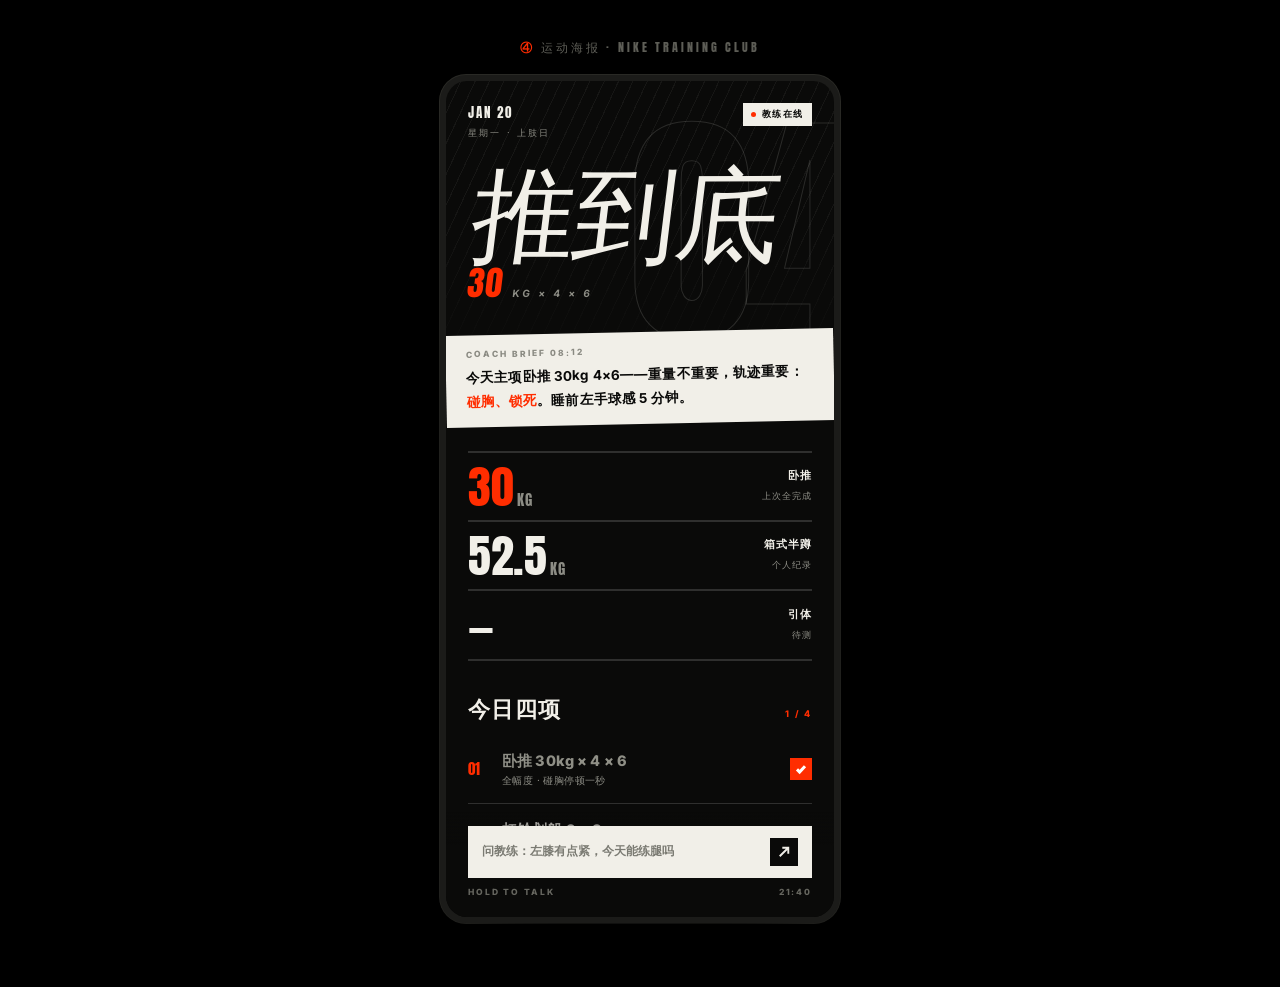
<file: preview/preview-04-poster.html>
<!DOCTYPE html>
<html lang="zh-CN">
<head>
<meta charset="utf-8">
<meta name="viewport" content="width=device-width,initial-scale=1">
<title>训练 · 运动海报 · 成长系统 v2</title>
<!-- ④ 运动海报 · Nike Training Club ／ 宣言：训练页不是表格，是一张贴在更衣室门上的今日海报 ／ 点睛色 #FF2D00 -->
<link rel="preconnect" href="https://fonts.googleapis.com">
<link rel="preconnect" href="https://fonts.gstatic.com" crossorigin>
<link href="https://fonts.googleapis.com/css2?family=Anton&family=Inter:wght@500;700;800&display=swap" rel="stylesheet">
<style>
:root{
  --black:#0A0A09; --black-2:#141413; --white:#F1EFE8; --dim:#8C8C84;
  --red:#FF2D00; --line:rgba(241,239,232,.16);
  --display:"Anton",Impact,"Haettenschweiler","PingFang SC","Microsoft YaHei",sans-serif;
  --sans:"Inter",-apple-system,"PingFang SC","HarmonyOS Sans SC","Microsoft YaHei",sans-serif;
}
*{box-sizing:border-box;margin:0;padding:0}
body{
  min-height:100vh;display:flex;justify-content:center;padding:38px 16px 64px;
  background:#000;font-family:var(--sans);color:var(--white);-webkit-font-smoothing:antialiased;
}
.stage{display:flex;flex-direction:column;align-items:center;gap:18px}
.cap{font-family:var(--display);font-size:12px;letter-spacing:.24em;color:#5E5E57;text-transform:uppercase}
.cap b{color:var(--red)}
.phone{
  width:400px;height:848px;border-radius:26px;padding:6px;overflow:hidden;
  background:#1B1B19;box-shadow:0 46px 80px -30px rgba(0,0,0,.95),0 0 0 1px #2A2A26;
}
.screen{height:100%;border-radius:21px;background:var(--black);overflow-y:auto;overflow-x:hidden;position:relative;scrollbar-width:none}
.screen::-webkit-scrollbar{display:none}
/* 斜向网格质感 */
.screen::before{
  content:"";position:absolute;inset:0 0 auto;height:300px;pointer-events:none;
  background:repeating-linear-gradient(115deg,rgba(241,239,232,.055) 0 1px,transparent 1px 13px);
  mask-image:linear-gradient(180deg,#000 40%,transparent 100%);
  -webkit-mask-image:linear-gradient(180deg,#000 40%,transparent 100%);
}
/* 巨型水印数字 */
.ghost{position:absolute;top:26px;right:-24px;font-family:var(--display);font-size:250px;line-height:1;
  color:transparent;-webkit-text-stroke:1px rgba(241,239,232,.14);letter-spacing:-.04em;pointer-events:none}

/* 顶栏 */
.top{position:relative;padding:22px 22px 0;display:flex;justify-content:space-between;align-items:flex-start}
.dt{font-family:var(--display);font-size:13px;letter-spacing:.16em}
.dt em{display:block;font-family:var(--sans);font-style:normal;font-size:9px;letter-spacing:.24em;color:var(--dim);margin-top:5px}
.live{display:flex;align-items:center;gap:6px;font-size:9px;font-weight:700;letter-spacing:.18em;color:var(--black);background:var(--white);padding:5px 8px}
.live .d{width:5px;height:5px;border-radius:50%;background:var(--red);animation:blink 1.8s steps(1,end) infinite}
@keyframes blink{0%,60%{opacity:1}61%,100%{opacity:.15}}

/* 巨标题 */
.title{position:relative;padding:26px 22px 0;overflow:hidden}
.title .l1{font-family:var(--display);font-size:104px;line-height:.82;letter-spacing:-.02em;
  transform:skewX(-7deg);transform-origin:left bottom;white-space:nowrap}
.title .l2{display:flex;align-items:baseline;gap:10px;margin-top:6px;transform:skewX(-7deg);transform-origin:left}
.title .l2 span{font-family:var(--display);font-size:34px;letter-spacing:.02em;color:var(--red)}
.title .l2 i{font-style:normal;font-size:10px;letter-spacing:.3em;color:var(--dim);font-family:var(--sans);font-weight:700}
.title .mask{position:absolute;inset:0;background:var(--black);transform-origin:right;animation:wipe 1s cubic-bezier(.7,0,.2,1) .1s both}
@keyframes wipe{from{transform:scaleX(1)}to{transform:scaleX(0)}}

/* 简报 */
.brief{margin:24px 0 0;padding:14px 20px;background:var(--white);color:var(--black);transform:rotate(-1.2deg)}
.brief .k{font-size:8.5px;font-weight:800;letter-spacing:.24em;color:#8A8A82}
.brief p{font-size:13.5px;font-weight:700;line-height:1.75;margin-top:7px;letter-spacing:.01em}
.brief b{color:var(--red)}

/* 三数 */
.stats{display:flex;flex-direction:column;margin-top:26px;padding:0 22px}
.stat{display:flex;align-items:flex-end;justify-content:space-between;padding:13px 0;border-bottom:2px solid var(--line)}
.stat:first-child{border-top:2px solid var(--line)}
.stat .v{font-family:var(--display);font-size:46px;line-height:.9;letter-spacing:-.01em;font-variant-numeric:tabular-nums}
.stat .v small{font-size:15px;color:var(--dim);margin-left:4px;letter-spacing:.04em}
.stat .k{text-align:right;padding-bottom:4px}
.stat .k b{display:block;font-size:11px;font-weight:800;letter-spacing:.1em}
.stat .k span{font-size:9px;color:var(--dim);letter-spacing:.12em}
.stat.hot .v{color:var(--red)}

/* 清单 */
.shead{display:flex;align-items:baseline;justify-content:space-between;padding:0 22px;margin-top:30px}
.shead h2{font-family:var(--display);font-size:22px;letter-spacing:.06em}
.shead span{font-size:9px;font-weight:800;letter-spacing:.2em;color:var(--red)}
.list{padding:0 22px;margin-top:10px}
.row{display:flex;align-items:center;gap:12px;padding:15px 0;border-bottom:1px solid var(--line)}
.row .no{font-family:var(--display);font-size:15px;color:#4E4E47;width:22px;flex:0 0 auto}
.row .t{flex:1}
.row .t h3{font-size:14.5px;font-weight:800;letter-spacing:.01em;line-height:1.45}
.row .t p{font-size:10px;color:var(--dim);margin-top:3px;letter-spacing:.04em}
.row .ck{width:22px;height:22px;border:2px solid var(--line);flex:0 0 auto}
.row.done .ck{background:var(--red);border-color:var(--red);display:flex;align-items:center;justify-content:center}
.row.done .ck svg{width:12px;height:12px;stroke:#fff;stroke-width:3;fill:none}
.row.done .t h3{color:#8F8F86}
.row.done .no{color:var(--red)}

/* 练后 */
.post{margin:20px 22px 0;padding:16px 18px;border:2px solid var(--red);display:flex;align-items:center;justify-content:space-between}
.post .l b{font-family:var(--display);font-size:18px;letter-spacing:.04em}
.post .l p{font-size:10px;color:var(--dim);margin-top:5px;letter-spacing:.06em}
.post .arw{font-family:var(--display);font-size:22px;color:var(--red)}

/* 周 */
.sec{padding:0 22px;display:flex;align-items:baseline;justify-content:space-between;margin-top:30px}
.sec h2{font-family:var(--display);font-size:22px;letter-spacing:.06em}
.sec span{font-size:9px;font-weight:800;letter-spacing:.2em;color:var(--dim)}
.week{display:flex;padding:0 22px;margin-top:10px;gap:3px}
.wd{flex:1;padding:9px 0 8px;text-align:center;background:#151513}
.wd .d{font-size:8.5px;letter-spacing:.1em;color:#6B6B63;font-weight:800}
.wd .t{font-size:9px;margin-top:5px;color:#B6B6AD;font-weight:700}
.wd.now{background:var(--red)}
.wd.now .d,.wd.now .t{color:#fff}
.wd.rest .t{color:#5C5C55}

/* 底部 */
.composer{position:sticky;bottom:0;margin-top:26px;padding:14px 22px 20px;background:linear-gradient(180deg,rgba(10,10,9,0) 0%,var(--black) 32%);z-index:4}
.cf{display:flex;align-items:center;gap:10px;background:var(--white);color:var(--black);padding:12px 14px}
.cf .ph{flex:1;font-size:12px;font-weight:700;color:#7B7B73}
.cf .send{width:28px;height:28px;background:var(--black);display:flex;align-items:center;justify-content:center;flex:0 0 auto}
.cf .send svg{width:12px;height:12px;stroke:var(--white);stroke-width:2.2;fill:none}
.cfh{display:flex;justify-content:space-between;margin-top:9px;font-size:8.5px;font-weight:800;letter-spacing:.22em;color:#66665F}
</style>
</head>
<body>
<div class="stage">
  <p class="cap"><b>④</b> 运动海报 · Nike Training Club</p>
  <div class="phone"><div class="screen">
    <div class="ghost">04</div>

    <div class="top">
      <div class="dt">JAN 20<em>星期一 · 上肢日</em></div>
      <div class="live"><span class="d"></span>教练在线</div>
    </div>

    <div class="title">
      <div class="l1">推到底</div>
      <div class="l2"><span>30</span><i>KG × 4 × 6</i></div>
      <div class="mask"></div>
    </div>

    <div class="brief">
      <div class="k">COACH BRIEF 08:12</div>
      <p>今天主项卧推 30kg 4×6——重量不重要，轨迹重要：<b>碰胸、锁死</b>。睡前左手球感 5 分钟。</p>
    </div>

    <div class="stats">
      <div class="stat hot">
        <div class="v">30<small>KG</small></div>
        <div class="k"><b>卧推</b><span>上次全完成</span></div>
      </div>
      <div class="stat">
        <div class="v">52.5<small>KG</small></div>
        <div class="k"><b>箱式半蹲</b><span>个人纪录</span></div>
      </div>
      <div class="stat">
        <div class="v">—</div>
        <div class="k"><b>引体</b><span>待测</span></div>
      </div>
    </div>

    <div class="shead"><h2>今日四项</h2><span>1 / 4</span></div>
    <div class="list">
      <div class="row done">
        <span class="no">01</span>
        <div class="t"><h3>卧推 30kg × 4 × 6</h3><p>全幅度 · 碰胸停顿一秒</p></div>
        <span class="ck"><svg viewBox="0 0 12 12"><path d="M2 6.4 4.6 9 10 3.2"/></svg></span>
      </div>
      <div class="row">
        <span class="no">02</span>
        <div class="t"><h3>杠铃划船 3 × 8</h3><p>俯身四十五度 · 肘贴身后拉</p></div>
        <span class="ck"></span>
      </div>
      <div class="row">
        <span class="no">03</span>
        <div class="t"><h3>哑铃肩推 3 × 10</h3><p>坐姿 · 别让腰替手臂发力</p></div>
        <span class="ck"></span>
      </div>
      <div class="row">
        <span class="no">04</span>
        <div class="t"><h3>核心环 × 3</h3><p>死虫 → 鸟狗 → 侧平板 · 每轮不落地</p></div>
        <span class="ck"></span>
      </div>
    </div>

    <div class="post">
      <div class="l"><b>练后两问</b><p>难度 1–10 ＋ 哪里酸</p></div>
      <div class="arw">→</div>
    </div>

    <div class="sec"><h2>本周</h2><span>WEEK 04</span></div>
    <div class="week">
      <div class="wd now"><div class="d">一</div><div class="t">上肢</div></div>
      <div class="wd"><div class="d">二</div><div class="t">球·左手</div></div>
      <div class="wd"><div class="d">三</div><div class="t">下肢</div></div>
      <div class="wd rest"><div class="d">四</div><div class="t">休</div></div>
      <div class="wd"><div class="d">五</div><div class="t">上肢</div></div>
      <div class="wd"><div class="d">六</div><div class="t">球·左手</div></div>
      <div class="wd"><div class="d">日</div><div class="t">复盘</div></div>
    </div>

    <div class="composer">
      <div class="cf">
        <span class="ph">问教练：左膝有点紧，今天能练腿吗</span>
        <span class="send"><svg viewBox="0 0 14 14"><path d="M2 12 12 2M5 2h7v7"/></svg></span>
      </div>
      <div class="cfh"><span>HOLD TO TALK</span><span>21:40</span></div>
    </div>

  </div></div>
</div>
</body>
</html>
</file>
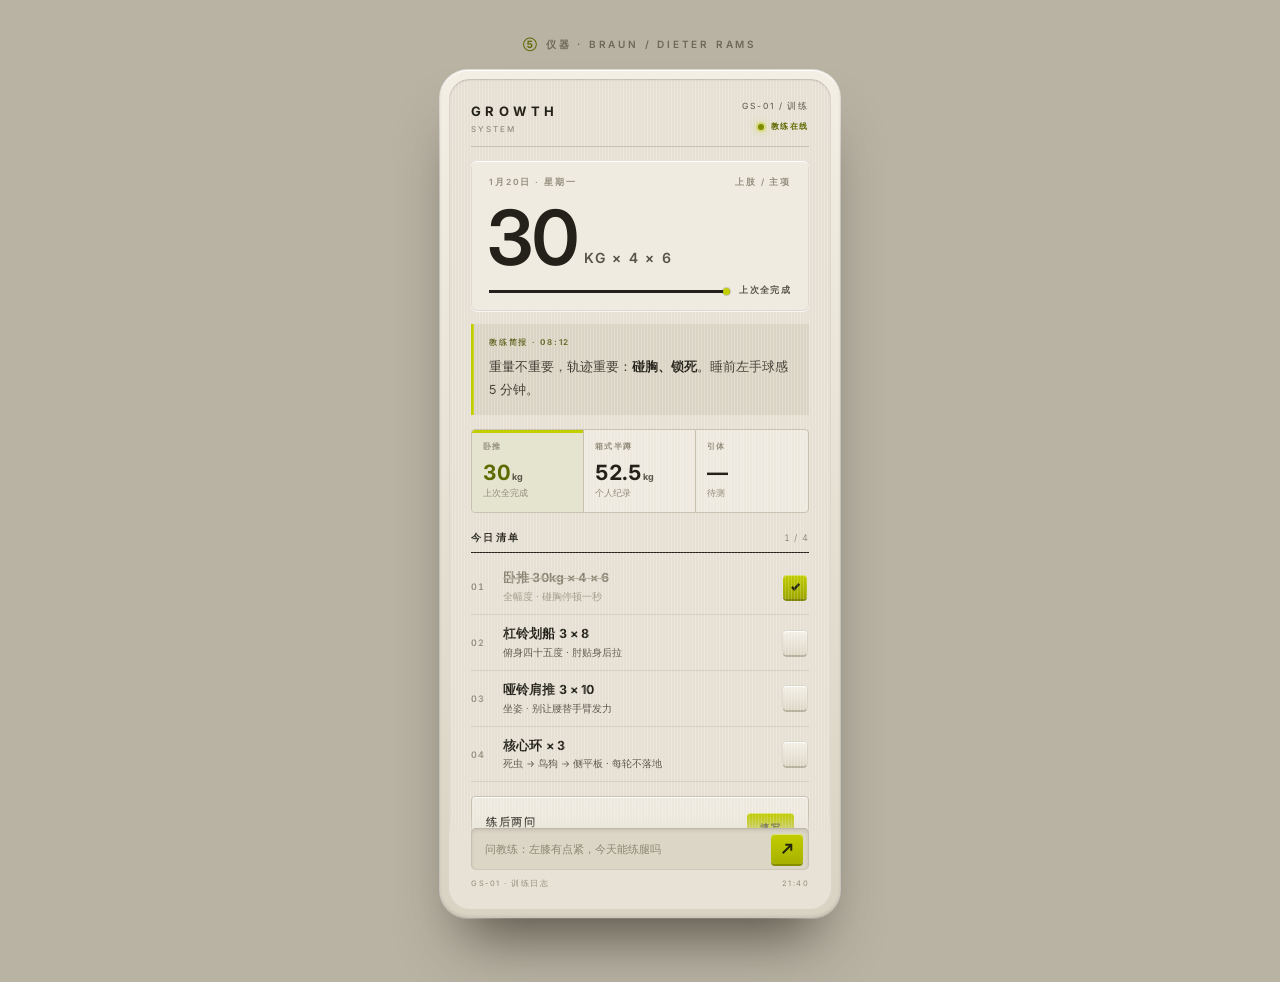
<file: preview/preview-05-instrument.html>
<!DOCTYPE html>
<html lang="zh-CN">
<head>
<meta charset="utf-8">
<meta name="viewport" content="width=device-width,initial-scale=1">
<title>训练 · 仪器 · 成长系统 v2</title>
<!-- ⑤ 仪器 · Braun / Dieter Rams ／ 宣言：少到不能再少，但每一格都对齐、每一块都能按下去 ／ 点睛色 #C2CE00 -->
<link rel="preconnect" href="https://fonts.googleapis.com">
<link rel="preconnect" href="https://fonts.gstatic.com" crossorigin>
<link href="https://fonts.googleapis.com/css2?family=Inter:wght@400;500;600;700&display=swap" rel="stylesheet">
<style>
:root{
  --body:#E7E2D5; --body-2:#DCD6C6; --panel:#EFEBE0;
  --ink:#232119; --ink-2:#585448; --dim:#938D7C;
  --rule:#C7C0AE; --rule-2:#D5CEBC;
  --volt:#C2CE00; --volt-dim:#DCE36B;
  --sans:"Inter","Helvetica Neue",Helvetica,Arial,"PingFang SC","HarmonyOS Sans SC","Microsoft YaHei",sans-serif;
}
*{box-sizing:border-box;margin:0;padding:0}
body{
  min-height:100vh;display:flex;justify-content:center;padding:38px 16px 64px;
  background:#B9B3A4;font-family:var(--sans);color:var(--ink);-webkit-font-smoothing:antialiased;
}
.stage{display:flex;flex-direction:column;align-items:center;gap:18px}
.cap{font-size:10px;letter-spacing:.28em;color:#6E6858;text-transform:uppercase;font-weight:600}
.cap b{color:#5C6A00}
.phone{
  width:400px;height:848px;border-radius:28px;padding:9px;
  background:linear-gradient(180deg,#F3EFE4,#D9D3C3);
  box-shadow:0 40px 60px -24px rgba(40,36,26,.7),0 0 0 1px rgba(255,255,255,.55),
             inset 0 1px 0 #fff,inset 0 -2px 3px rgba(0,0,0,.08);
}
.screen{
  height:100%;border-radius:21px;overflow-y:auto;overflow-x:hidden;position:relative;
  background:var(--body);box-shadow:inset 0 1px 2px rgba(0,0,0,.14),inset 0 0 0 1px rgba(0,0,0,.05);
  padding:0 22px;scrollbar-width:none;
}
.screen::-webkit-scrollbar{display:none}
/* 机身拉丝质感 */
.screen::before{content:"";position:absolute;inset:0;pointer-events:none;opacity:.5;
  background:repeating-linear-gradient(90deg,rgba(255,255,255,.35) 0 1px,rgba(0,0,0,.02) 1px 3px)}

/* 顶栏 */
.brand{position:relative;display:flex;justify-content:space-between;align-items:flex-end;
  padding:20px 0 12px;border-bottom:1px solid var(--rule)}
.brand .n{font-size:13px;font-weight:700;letter-spacing:.34em}
.brand .n em{display:block;font-style:normal;font-size:8px;font-weight:500;letter-spacing:.26em;color:var(--dim);margin-top:5px}
.brand .m{font-size:8.5px;letter-spacing:.22em;color:var(--ink-2);text-align:right;line-height:1.7}
.ledrow{display:flex;align-items:center;gap:7px;justify-content:flex-end;margin-top:7px}
.led{width:6px;height:6px;border-radius:50%;background:#7E8A00;box-shadow:0 0 0 2px rgba(194,206,0,.35),0 0 9px rgba(194,206,0,.9);animation:glow 3s ease-in-out infinite}
.ledtxt{font-size:8px;letter-spacing:.2em;color:#5C6A00;font-weight:600}
@keyframes glow{0%,100%{opacity:.45}50%{opacity:1}}

/* 读数窗 */
.readout{margin-top:14px;padding:16px 18px 14px;background:var(--panel);border-radius:6px;
  box-shadow:inset 0 1px 0 #fff,inset 0 0 0 1px rgba(0,0,0,.07),0 1px 0 rgba(255,255,255,.7);
  position:relative;animation:on .8s ease-out both}
@keyframes on{from{opacity:.3;filter:blur(1px)}to{opacity:1;filter:none}}
.ro-top{display:flex;justify-content:space-between;font-size:8.5px;letter-spacing:.22em;color:var(--dim);font-weight:600}
.ro-num{font-size:76px;font-weight:600;letter-spacing:-.05em;line-height:.95;margin:12px 0 0 -3px;
  font-variant-numeric:tabular-nums;display:flex;align-items:flex-end;gap:8px}
.ro-num small{font-size:14px;font-weight:600;letter-spacing:.12em;color:var(--ink-2);padding-bottom:9px}
.ro-bar{display:flex;align-items:center;gap:9px;margin-top:12px}
.ro-bar i{height:3px;background:var(--ink);flex:1;position:relative}
.ro-bar i::after{content:"";position:absolute;right:0;top:-2px;width:7px;height:7px;border-radius:50%;background:var(--volt);box-shadow:0 0 0 1px rgba(0,0,0,.15)}
.ro-bar span{font-size:8.5px;letter-spacing:.16em;color:var(--ink-2);font-weight:600;white-space:nowrap}

/* 简报 */
.brief{margin-top:13px;padding:13px 15px 14px;background:var(--body-2);border-left:3px solid var(--volt)}
.brief .k{font-size:8px;letter-spacing:.22em;color:#6A6A2A;font-weight:700}
.brief p{font-size:12.5px;line-height:1.85;color:#3B382E;margin-top:7px}
.brief b{font-weight:700;color:var(--ink)}

/* 三个模块 */
.mods{display:grid;grid-template-columns:1fr 1fr 1fr;margin-top:14px;border:1px solid var(--rule);
  background:var(--panel);border-radius:4px;overflow:hidden}
.mod{padding:12px 11px 12px;border-right:1px solid var(--rule);position:relative}
.mod:last-child{border-right:0}
.mod .k{font-size:7.5px;letter-spacing:.18em;color:var(--dim);font-weight:700}
.mod .v{font-size:21px;font-weight:700;margin-top:8px;font-variant-numeric:tabular-nums;letter-spacing:-.02em}
.mod .v i{font-size:9px;font-style:normal;color:var(--ink-2);margin-left:2px}
.mod .f{font-size:8.5px;color:var(--dim);margin-top:3px}
.mod.on{background:#E5E4CF}
.mod.on .v{color:#5C6A00}
.mod.on::after{content:"";position:absolute;top:0;left:0;right:0;height:3px;background:var(--volt)}

/* 清单 */
.gridhead{display:flex;justify-content:space-between;align-items:baseline;margin:19px 0 6px;
  padding-bottom:7px;border-bottom:1px solid var(--ink)}
.gridhead h2{font-size:9.5px;letter-spacing:.24em;font-weight:700}
.gridhead span{font-size:9px;letter-spacing:.14em;color:var(--dim);font-variant-numeric:tabular-nums}

.todo{display:grid;grid-template-columns:22px 1fr 26px;gap:10px;align-items:center;padding:10px 0;border-bottom:1px solid var(--rule-2)}
.todo .no{font-size:9px;letter-spacing:.1em;color:var(--dim);font-weight:600;font-variant-numeric:tabular-nums}
.todo .t h3{font-size:12.5px;font-weight:700;letter-spacing:.01em;line-height:1.5}
.todo .t p{font-size:9.5px;color:var(--ink-2);margin-top:3px}
.key{width:24px;height:24px;border-radius:4px;background:linear-gradient(#F4F1E8,#DFD9C9);
  box-shadow:0 2px 0 #B6AF9D,inset 0 1px 0 #fff,0 0 0 1px rgba(0,0,0,.06);
  display:flex;align-items:center;justify-content:center;font-size:10px;color:var(--ink-2)}
.todo.done .key{background:linear-gradient(#C2CE00,#9EA700);box-shadow:0 2px 0 #7C8300,inset 0 1px 0 rgba(255,255,255,.4)}
.todo.done .key svg{width:11px;height:11px;stroke:#24260A;stroke-width:2.6;fill:none}
.todo.done .t h3{color:#8B8574;text-decoration:line-through;text-decoration-thickness:1px;text-decoration-color:#B6AF9D}
.todo.done .t p{color:#A29B89}

/* 练后 */
.post{margin-top:14px;display:flex;align-items:center;justify-content:space-between;gap:12px;
  padding:13px 14px;background:var(--panel);border:1px solid var(--rule);border-radius:4px;
  box-shadow:inset 0 1px 0 #fff}
.post .l b{font-size:11px;letter-spacing:.14em;font-weight:700}
.post .l p{font-size:9px;color:var(--dim);margin-top:4px;letter-spacing:.04em}
.post .btn{flex:0 0 auto;padding:9px 13px;border-radius:4px;background:linear-gradient(#C2CE00,#A7B100);
  box-shadow:0 2px 0 #868D00,inset 0 1px 0 rgba(255,255,255,.45);
  font-size:9px;letter-spacing:.16em;font-weight:700;color:#24260A}

/* 周 */
.week{display:grid;grid-template-columns:repeat(7,1fr);gap:4px;margin-top:10px}
.wd{padding:9px 0 8px;text-align:center;background:linear-gradient(#F1EDE2,#E0DACA);border-radius:4px;
  box-shadow:0 2px 0 #BEB7A5,inset 0 1px 0 #fff,0 0 0 1px rgba(0,0,0,.05)}
.wd .d{font-size:8px;letter-spacing:.08em;color:var(--dim);font-weight:700}
.wd .t{font-size:8.5px;margin-top:5px;color:var(--ink-2);font-weight:600}
.wd.now{background:linear-gradient(#C2CE00,#A9B300);box-shadow:0 2px 0 #7C8300,inset 0 1px 0 rgba(255,255,255,.35)}
.wd.now .d,.wd.now .t{color:#24260A}
.wd.rest .t{color:#A29B89}

/* 底 */
.composer{position:sticky;bottom:0;margin:22px -22px 0;padding:14px 22px 20px;
  background:linear-gradient(180deg,rgba(231,226,213,0) 0%,var(--body) 30%);z-index:4}
.cf{display:flex;align-items:center;gap:10px;padding:6px 6px 6px 14px;background:var(--body-2);border-radius:5px;
  box-shadow:inset 0 2px 4px rgba(0,0,0,.12),inset 0 0 0 1px rgba(0,0,0,.05)}
.cf .ph{flex:1;font-size:11px;color:#8E8776}
.cf .send{width:32px;height:30px;border-radius:4px;background:linear-gradient(#C2CE00,#A7B100);
  box-shadow:0 2px 0 #868D00,inset 0 1px 0 rgba(255,255,255,.45);
  display:flex;align-items:center;justify-content:center;flex:0 0 auto}
.cf .send svg{width:12px;height:12px;stroke:#24260A;stroke-width:2.3;fill:none}
.cfh{display:flex;justify-content:space-between;margin-top:9px;font-size:7.5px;letter-spacing:.2em;color:#948D7B}
</style>
</head>
<body>
<div class="stage">
  <p class="cap"><b>⑤</b> 仪器 · Braun / Dieter Rams</p>
  <div class="phone"><div class="screen">

    <div class="brand">
      <div class="n">GROWTH<em>SYSTEM</em></div>
      <div class="m">GS-01 / 训练
        <div class="ledrow"><span class="led"></span><span class="ledtxt">教练在线</span></div>
      </div>
    </div>

    <div class="readout">
      <div class="ro-top"><span>1月20日 · 星期一</span><span>上肢 / 主项</span></div>
      <div class="ro-num">30<small>KG × 4 × 6</small></div>
      <div class="ro-bar"><i></i><span>上次全完成</span></div>
    </div>

    <div class="brief">
      <div class="k">教练简报 · 08:12</div>
      <p>重量不重要，轨迹重要：<b>碰胸、锁死</b>。睡前左手球感 5 分钟。</p>
    </div>

    <div class="mods">
      <div class="mod on">
        <div class="k">卧推</div><div class="v">30<i>kg</i></div><div class="f">上次全完成</div>
      </div>
      <div class="mod">
        <div class="k">箱式半蹲</div><div class="v">52.5<i>kg</i></div><div class="f">个人纪录</div>
      </div>
      <div class="mod">
        <div class="k">引体</div><div class="v">—</div><div class="f">待测</div>
      </div>
    </div>

    <div class="gridhead"><h2>今日清单</h2><span>1 / 4</span></div>

    <div class="todo done">
      <span class="no">01</span>
      <div class="t"><h3>卧推 30kg × 4 × 6</h3><p>全幅度 · 碰胸停顿一秒</p></div>
      <span class="key"><svg viewBox="0 0 12 12"><path d="M2 6.4 4.6 9 10 3.2"/></svg></span>
    </div>
    <div class="todo">
      <span class="no">02</span>
      <div class="t"><h3>杠铃划船 3 × 8</h3><p>俯身四十五度 · 肘贴身后拉</p></div>
      <span class="key"></span>
    </div>
    <div class="todo">
      <span class="no">03</span>
      <div class="t"><h3>哑铃肩推 3 × 10</h3><p>坐姿 · 别让腰替手臂发力</p></div>
      <span class="key"></span>
    </div>
    <div class="todo">
      <span class="no">04</span>
      <div class="t"><h3>核心环 × 3</h3><p>死虫 → 鸟狗 → 侧平板 · 每轮不落地</p></div>
      <span class="key"></span>
    </div>

    <div class="post">
      <div class="l"><b>练后两问</b><p>难度 1–10 ＋ 哪里酸</p></div>
      <div class="btn">填写</div>
    </div>

    <div class="gridhead"><h2>本周编排</h2><span>W04</span></div>
    <div class="week">
      <div class="wd now"><div class="d">一</div><div class="t">上肢</div></div>
      <div class="wd"><div class="d">二</div><div class="t">球·左手</div></div>
      <div class="wd"><div class="d">三</div><div class="t">下肢</div></div>
      <div class="wd rest"><div class="d">四</div><div class="t">休</div></div>
      <div class="wd"><div class="d">五</div><div class="t">上肢</div></div>
      <div class="wd"><div class="d">六</div><div class="t">球·左手</div></div>
      <div class="wd"><div class="d">日</div><div class="t">复盘</div></div>
    </div>

    <div class="composer">
      <div class="cf">
        <span class="ph">问教练：左膝有点紧，今天能练腿吗</span>
        <span class="send"><svg viewBox="0 0 14 14"><path d="M2 12 12 2M5 2h7v7"/></svg></span>
      </div>
      <div class="cfh"><span>GS-01 · 训练日志</span><span>21:40</span></div>
    </div>

  </div></div>
</div>
</body>
</html>
</file>
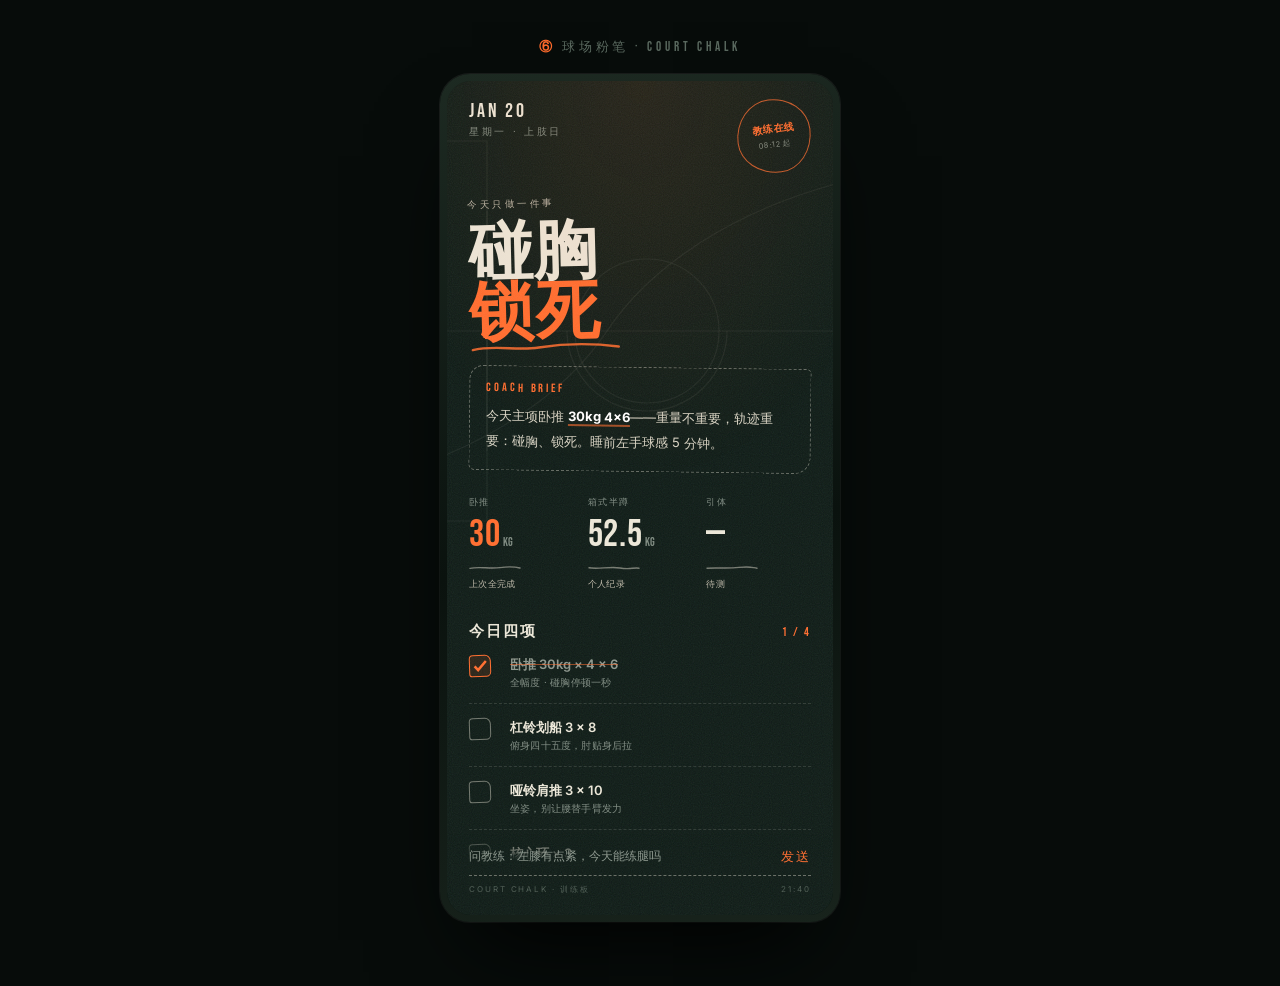
<file: preview/preview-06-court-chalk.html>
<!DOCTYPE html>
<html lang="zh-CN">
<head>
<meta charset="utf-8">
<meta name="viewport" content="width=device-width,initial-scale=1">
<title>训练 · 球场粉笔 · 成长系统 v2</title>
<!-- ⑥ 球场粉笔（自创）／ 宣言：把训练页做成球馆战术板，粉笔写着今天的活，擦掉就重新开始 ／ 点睛色 #FF6B2C -->
<link rel="preconnect" href="https://fonts.googleapis.com">
<link rel="preconnect" href="https://fonts.gstatic.com" crossorigin>
<link href="https://fonts.googleapis.com/css2?family=Bebas+Neue&family=Inter:wght@400;600;800&display=swap" rel="stylesheet">
<style>
:root{
  --court:#0D1A15; --court-2:#122219; --chalk:#EBE6D7; --chalk-2:#B9B4A4;
  --dim:#7E8A80; --line:rgba(235,230,215,.16);
  --orange:#FF6B2C;
  --stencil:"Bebas Neue","Haettenschweiler","PingFang SC","Microsoft YaHei",sans-serif;
  --sans:"Inter",-apple-system,"PingFang SC","HarmonyOS Sans SC","Microsoft YaHei",sans-serif;
}
*{box-sizing:border-box;margin:0;padding:0}
body{
  min-height:100vh;display:flex;justify-content:center;padding:38px 16px 64px;
  background:#070C0A;font-family:var(--sans);color:var(--chalk);-webkit-font-smoothing:antialiased;
}
.stage{display:flex;flex-direction:column;align-items:center;gap:18px}
.cap{font-family:var(--stencil);font-size:13px;letter-spacing:.3em;color:#5B6A60;text-transform:uppercase}
.cap b{color:var(--orange)}
.phone{
  width:400px;height:848px;border-radius:30px;padding:7px;position:relative;
  background:linear-gradient(170deg,#1D2A22,#0A120E 55%,#18231C);
  box-shadow:0 50px 90px -32px rgba(0,0,0,.95),0 0 0 1px rgba(255,255,255,.07);
}
.screen{height:100%;border-radius:24px;background:var(--court);overflow-y:auto;overflow-x:hidden;
  position:relative;padding:0 22px;scrollbar-width:none}
.screen::-webkit-scrollbar{display:none}

/* 球场线 */
.court-lines{position:absolute;top:0;left:-40px;width:480px;height:520px;pointer-events:none;opacity:.5}
.court-lines svg{width:100%;height:100%}
/* 粉笔灰 */
.screen::after{
  content:"";position:absolute;inset:0;pointer-events:none;z-index:8;mix-blend-mode:screen;opacity:.55;
  background-image:url("data:image/svg+xml,%3Csvg xmlns='http://www.w3.org/2000/svg' width='160' height='160'%3E%3Cfilter id='n'%3E%3CfeTurbulence type='fractalNoise' baseFrequency='.9' numOctaves='2'/%3E%3C/filter%3E%3Crect width='160' height='160' filter='url(%23n)' opacity='.16'/%3E%3C/svg%3E");
}
.screen::before{content:"";position:absolute;inset:0;pointer-events:none;z-index:7;
  background:radial-gradient(120% 80% at 50% 0,rgba(255,107,44,.10),transparent 60%)}

/* 顶栏 */
.top{position:relative;z-index:2;display:flex;justify-content:space-between;align-items:flex-start;padding:18px 0 0}
.dt{font-family:var(--stencil);font-size:20px;letter-spacing:.14em}
.dt em{display:block;font-family:var(--sans);font-style:normal;font-size:9.5px;letter-spacing:.28em;color:var(--dim);margin-top:3px}
.circle{
  width:74px;height:74px;border:1.5px solid rgba(255,107,44,.75);border-radius:48% 52% 46% 54%/54% 46% 54% 46%;
  transform:rotate(-7deg);display:flex;flex-direction:column;align-items:center;justify-content:center;gap:4px;
  animation:chalkBreathe 3.4s ease-in-out infinite;
}
.circle b{font-size:10px;color:var(--orange);letter-spacing:.04em}
.circle span{font-size:7.5px;color:var(--dim);letter-spacing:.06em}
@keyframes chalkBreathe{0%,100%{opacity:.55;transform:rotate(-7deg) scale(.97)}50%{opacity:1;transform:rotate(-7deg) scale(1.02)}}

/* 标题 */
.hero{position:relative;z-index:2;margin-top:22px;transform:rotate(-1.4deg)}
.hero .k{font-size:9.5px;letter-spacing:.26em;color:var(--chalk-2)}
.hero h1{font-size:64px;line-height:.94;font-weight:800;letter-spacing:.02em;margin-top:9px}
.hero h1 span{color:var(--orange)}
.swash{margin-top:2px;display:block}

/* 简报 */
.brief{position:relative;z-index:2;margin-top:18px;padding:14px 16px 15px;transform:rotate(.7deg);
  border:1.5px dashed rgba(235,230,215,.4);border-radius:14px 5px 16px 6px}
.brief .k{font-family:var(--stencil);font-size:12px;letter-spacing:.24em;color:var(--orange)}
.brief p{font-size:13px;line-height:1.95;color:#D8D3C3;margin-top:8px}
.brief b{color:#fff;border-bottom:2px solid rgba(255,107,44,.6)}

/* 三数 */
.stats{position:relative;z-index:2;display:grid;grid-template-columns:1fr 1fr 1fr;gap:14px;margin-top:24px}
.st .k{font-size:9px;letter-spacing:.16em;color:var(--dim)}
.st .v{font-family:var(--stencil);font-size:38px;line-height:1;margin-top:7px;font-variant-numeric:tabular-nums;letter-spacing:.02em}
.st .v small{font-size:12px;color:var(--dim);margin-left:2px;letter-spacing:.06em}
.st .u{height:5px;margin-top:5px;opacity:.85}
.st .f{font-size:8.5px;color:var(--chalk-2);margin-top:5px;letter-spacing:.04em}
.st:first-child .v{color:var(--orange)}

/* 清单 */
.shead{position:relative;z-index:2;display:flex;align-items:baseline;justify-content:space-between;margin-top:30px}
.shead h2{font-size:15px;font-weight:800;letter-spacing:.14em}
.shead span{font-family:var(--stencil);font-size:12px;letter-spacing:.16em;color:var(--orange)}
.todo{position:relative;z-index:2;display:grid;grid-template-columns:30px 1fr;gap:11px;padding:13px 0;
  border-bottom:1px dashed rgba(235,230,215,.14)}
.todo .bx{width:22px;height:22px;border:1.5px solid rgba(235,230,215,.45);border-radius:4px 6px 5px 3px;
  margin-top:1px;display:flex;align-items:center;justify-content:center;transform:rotate(-2deg)}
.todo.done .bx{border-color:var(--orange);background:rgba(255,107,44,.12)}
.todo.done .bx svg{width:14px;height:14px;stroke:var(--orange);stroke-width:2.6;fill:none}
.todo .t h3{font-size:13px;font-weight:600;line-height:1.55}
.todo .t p{font-size:9.5px;color:var(--dim);margin-top:3px;letter-spacing:.02em}
.todo.done .t h3{color:#8D968C}
.todo.done .t h3 s{text-decoration-color:rgba(255,107,44,.55)}

/* 练后 */
.post{position:relative;z-index:2;margin-top:20px;padding:14px 16px;transform:rotate(-.8deg);
  background:rgba(255,107,44,.07);border-left:3px solid var(--orange);border-radius:3px 12px 3px 12px}
.post .l b{font-size:13px;font-weight:800;letter-spacing:.06em}
.post .l p{font-size:9.5px;color:var(--chalk-2);margin-top:5px;letter-spacing:.06em}
.post .lines{display:flex;flex-direction:column;gap:9px;margin-top:12px}
.post .ln{display:flex;align-items:center;gap:8px;font-size:10px;color:var(--dim)}
.post .ln i{flex:1;border-bottom:1px dashed rgba(235,230,215,.35);height:1px}

/* 周 */
.week{position:relative;z-index:2;display:grid;grid-template-columns:repeat(7,1fr);gap:5px;margin-top:12px}
.wd{position:relative;text-align:center;padding:10px 0 9px;border:1px solid rgba(235,230,215,.14);border-radius:4px 7px 5px 6px}
.wd .d{font-family:var(--stencil);font-size:12px;letter-spacing:.1em;color:var(--dim)}
.wd .t{font-size:8.5px;color:var(--chalk-2);margin-top:5px;line-height:1.3}
.wd.now{border-color:var(--orange);background:rgba(255,107,44,.1)}
.wd.now .d,.wd.now .t{color:var(--orange)}
.wd.rest .t{color:#5B6A60}
/* 轨迹线 */
.trail{position:relative;z-index:1;height:16px;margin-top:-3px}
.trail svg{width:100%;height:100%}
.trail path{stroke-dasharray:5 7;animation:drift 3.2s linear infinite}
@keyframes drift{to{stroke-dashoffset:-24}}

/* 底 */
.composer{position:sticky;bottom:0;z-index:6;margin:20px -22px 0;padding:14px 22px 20px;
  background:linear-gradient(180deg,rgba(13,26,21,0) 0%,var(--court) 32%)}
.cf{display:flex;align-items:center;gap:10px;border-bottom:1.5px dashed rgba(235,230,215,.4);padding-bottom:9px}
.cf .ph{flex:1;font-size:12px;color:#8B968C}
.cf .send{font-family:var(--stencil);font-size:13px;letter-spacing:.16em;color:var(--orange)}
.cfh{display:flex;justify-content:space-between;margin-top:8px;font-size:8px;letter-spacing:.24em;color:#4C5A51}
</style>
</head>
<body>
<div class="stage">
  <p class="cap"><b>⑥</b> 球场粉笔 · COURT CHALK</p>
  <div class="phone"><div class="screen">

    <div class="court-lines">
      <svg viewBox="0 0 480 520" fill="none" stroke="rgba(235,230,215,.13)" stroke-width="1.2">
        <path d="M-40 250h560"/>
        <circle cx="240" cy="250" r="72"/>
        <path d="M-40 60h120v380H-40"/>
        <path d="M80 130v240"/>
        <path d="M-40 400c120-30 200-90 240-150s120-120 240-150"/>
        <path d="M320 250a80 80 0 0 1-160 0"/>
      </svg>
    </div>

    <div class="top">
      <div class="dt">JAN 20<em>星期一 · 上肢日</em></div>
      <div class="circle"><b>教练在线</b><span>08:12 起</span></div>
    </div>

    <div class="hero">
      <div class="k">今天只做一件事</div>
      <h1>碰胸<br><span>锁死</span></h1>
      <svg class="swash" width="150" height="10" viewBox="0 0 150 10" fill="none">
        <path d="M2 7c22-5 44 2 66-1s48-4 80 1" stroke="#FF6B2C" stroke-width="2.4" stroke-linecap="round" opacity=".85"/>
      </svg>
    </div>

    <div class="brief">
      <div class="k">COACH BRIEF</div>
      <p>今天主项卧推 <b>30kg 4×6</b>——重量不重要，轨迹重要：碰胸、锁死。睡前左手球感 5 分钟。</p>
    </div>

    <div class="stats">
      <div class="st">
        <div class="k">卧推</div><div class="v">30<small>kg</small></div>
        <svg class="u" width="52" height="5" viewBox="0 0 52 5" fill="none"><path d="M1 3.4C11 1.2 20 4.2 31 2.6s16-.6 20 .4" stroke="#EBE6D7" stroke-width="1.4" stroke-linecap="round" opacity=".55"/></svg>
        <div class="f">上次全完成</div>
      </div>
      <div class="st">
        <div class="k">箱式半蹲</div><div class="v">52.5<small>kg</small></div>
        <svg class="u" width="52" height="5" viewBox="0 0 52 5" fill="none"><path d="M1 2.8C10 4.6 22 1.2 32 3s14-.8 19 .2" stroke="#EBE6D7" stroke-width="1.4" stroke-linecap="round" opacity=".55"/></svg>
        <div class="f">个人纪录</div>
      </div>
      <div class="st">
        <div class="k">引体</div><div class="v">—</div>
        <svg class="u" width="52" height="5" viewBox="0 0 52 5" fill="none"><path d="M1 3.2C12 2.4 21 3.8 33 2.4s13 .2 18 .8" stroke="#EBE6D7" stroke-width="1.4" stroke-linecap="round" opacity=".55"/></svg>
        <div class="f">待测</div>
      </div>
    </div>

    <div class="shead"><h2>今日四项</h2><span>1 / 4</span></div>

    <div class="todo done">
      <span class="bx"><svg viewBox="0 0 14 14"><path d="M1.6 7.2 5 11 13 2.2"/></svg></span>
      <div class="t"><h3><s>卧推 30kg × 4 × 6</s></h3><p>全幅度 · 碰胸停顿一秒</p></div>
    </div>
    <div class="todo">
      <span class="bx"></span>
      <div class="t"><h3>杠铃划船 3 × 8</h3><p>俯身四十五度，肘贴身后拉</p></div>
    </div>
    <div class="todo">
      <span class="bx"></span>
      <div class="t"><h3>哑铃肩推 3 × 10</h3><p>坐姿，别让腰替手臂发力</p></div>
    </div>
    <div class="todo">
      <span class="bx"></span>
      <div class="t"><h3>核心环 × 3</h3><p>死虫 → 鸟狗 → 侧平板，每轮不落地</p></div>
    </div>

    <div class="post">
      <div class="l"><b>练后两问</b><p>不用写长，两笔就行</p></div>
      <div class="lines">
        <div class="ln"><span>难度</span><i></i><span>/ 10</span></div>
        <div class="ln"><span>哪里酸</span><i></i></div>
      </div>
    </div>

    <div class="shead"><h2>本周</h2><span>WEEK 04</span></div>
    <div class="week">
      <div class="wd now"><div class="d">一</div><div class="t">上肢</div></div>
      <div class="wd"><div class="d">二</div><div class="t">球·左手</div></div>
      <div class="wd"><div class="d">三</div><div class="t">下肢</div></div>
      <div class="wd rest"><div class="d">四</div><div class="t">休</div></div>
      <div class="wd"><div class="d">五</div><div class="t">上肢</div></div>
      <div class="wd"><div class="d">六</div><div class="t">球·左手</div></div>
      <div class="wd"><div class="d">日</div><div class="t">复盘</div></div>
    </div>
    <div class="trail">
      <svg viewBox="0 0 356 16" fill="none">
        <path d="M6 12C60 2 140 14 200 6s110 6 146-2" stroke="#FF6B2C" stroke-width="1.4" opacity=".6"/>
      </svg>
    </div>

    <div class="composer">
      <div class="cf"><span class="ph">问教练：左膝有点紧，今天能练腿吗</span><span class="send">发送</span></div>
      <div class="cfh"><span>COURT CHALK · 训练板</span><span>21:40</span></div>
    </div>

  </div></div>
</div>
</body>
</html>
</file>
<file: styles.css>
/* 成长系统 v2 · 设计系统：仪器（Braun / Dieter Rams） */
:root {
  --bg: #DED8C8;
  --screen: #F1EDE2;
  --panel: #F7F3E9;
  --panel-2: #E7E1D1;
  --panel-3: #DDD6C3;
  --ink: #232119;
  --ink-2: #55503F;
  --dim: #8E8776;
  --rule: #C9C2AE;
  --rule-2: #D9D2C0;
  --volt: #C2CE00;
  --volt-2: #A9B300;
  --volt-dark: #7C8300;
  --volt-ink: #5B6600;
  --volt-soft: #E6E7C4;
  --rust: #B4462A;
  --ok: #5B6600;
  --r-sm: 5px;
  --r-md: 8px;
  --key: linear-gradient(#F6F2E8, #E1DBC9);
  --key-on: linear-gradient(#C2CE00, #A9B300);
  --mono: "SF Mono", "JetBrains Mono", Consolas, ui-monospace, monospace;
  --sans: -apple-system, BlinkMacSystemFont, "PingFang SC", "HarmonyOS Sans SC", "Microsoft YaHei", "Helvetica Neue", Arial, sans-serif;
}

* { box-sizing: border-box; margin: 0; padding: 0; -webkit-tap-highlight-color: transparent; }

html { background: #CFC8B6; }

body {
  font-family: var(--sans);
  color: var(--ink);
  background:
    radial-gradient(120% 60% at 50% -10%, #FDFBF4 0%, rgba(253, 251, 244, 0) 60%),
    #CFC8B6;
  font-variant-numeric: tabular-nums;
  -webkit-font-smoothing: antialiased;
  min-height: 100dvh;
}

button, input, textarea, select { font-family: inherit; color: inherit; }
button { border: 0; background: none; cursor: pointer; }
svg { display: block; }

.app {
  position: relative;
  max-width: 430px;
  margin: 0 auto;
  min-height: 100dvh;
  background:
    repeating-linear-gradient(90deg, rgba(255, 255, 255, .5) 0 1px, rgba(0, 0, 0, .012) 1px 3px),
    linear-gradient(180deg, #F6F2E7, var(--screen) 30%, #EBE6D8);
  box-shadow: 0 0 0 1px rgba(0, 0, 0, .06), 0 24px 60px -30px rgba(50, 44, 30, .55);
  padding: 0 18px 108px;
}

@media (min-width: 470px) {
  .app { margin: 14px auto 0; border-radius: 10px; min-height: calc(100dvh - 28px); }
}

/* ---------------- 顶栏 ---------------- */
.topbar {
  display: flex;
  align-items: flex-end;
  justify-content: space-between;
  gap: 12px;
  padding: 26px 0 14px;
  border-bottom: 1px solid var(--ink);
}
.topbar > div:first-child { min-width: 0; }
.eyebrow {
  font-size: 9px;
  letter-spacing: .22em;
  color: var(--dim);
  font-weight: 600;
  margin-bottom: 7px;
}
.topbar h1 {
  font-size: 27px;
  line-height: 1.15;
  letter-spacing: -.01em;
  font-weight: 700;
}

/* 状态灯 */
.status {
  display: inline-flex;
  align-items: center;
  gap: 6px;
  flex: 0 0 auto;
  padding-bottom: 3px;
  font-size: 9px;
  letter-spacing: .16em;
  color: var(--volt-ink);
  font-weight: 700;
  white-space: nowrap;
}
.status::before {
  content: "";
  width: 6px; height: 6px;
  border-radius: 50%;
  background: var(--volt);
  box-shadow: 0 0 0 2px rgba(194, 206, 0, .3);
  animation: led 3s ease-in-out infinite;
}
@keyframes led { 0%, 100% { opacity: .45; } 50% { opacity: 1; } }

/* ---------------- 卡片 ---------------- */
.card {
  background: var(--panel);
  border: 1px solid var(--rule);
  border-radius: var(--r-sm);
  padding: 15px 15px 14px;
  margin-top: 14px;
  box-shadow: inset 0 1px 0 #fff, 0 1px 2px rgba(48, 42, 28, .05);
}
.card-head {
  display: flex;
  align-items: baseline;
  justify-content: space-between;
  gap: 10px;
  margin-bottom: 12px;
}
.card-head h2 {
  font-size: 10px;
  font-weight: 700;
  letter-spacing: .2em;
  text-transform: uppercase;
  color: var(--ink);
}
.hint { font-size: 9.5px; color: var(--dim); letter-spacing: .02em; }
.dim { color: var(--dim); }
.up { color: var(--volt-ink); }
.down { color: var(--rust); }

.grid2 { display: grid; grid-template-columns: 1fr 1fr; gap: 12px; }

/* ---------------- 读数环（饮食） ---------------- */
.hero { display: flex; align-items: center; gap: 14px; padding: 16px 14px 15px; }
.ring-wrap { position: relative; width: 128px; height: 128px; flex: 0 0 auto; }
.ring { width: 128px; height: 128px; transform: rotate(-90deg); }
.ring-bg { fill: none; stroke: var(--panel-3); stroke-width: 11; }
.ring-fg {
  fill: none;
  stroke: var(--volt);
  stroke-width: 11;
  stroke-linecap: butt;
  transition: stroke-dashoffset .5s ease;
  filter: drop-shadow(0 1px 1px rgba(90, 100, 0, .35));
}
.ring-fg.over { stroke: var(--rust); }
.ring-center {
  position: absolute; inset: 0;
  display: flex; flex-direction: column;
  align-items: center; justify-content: center;
  gap: 3px;
}
.ring-num {
  font-size: 33px; font-weight: 700; letter-spacing: -.03em;
  line-height: 1;
}
.ring-label { font-size: 8.5px; letter-spacing: .16em; color: var(--dim); font-weight: 600; }
.hero-meta { flex: 1; display: flex; flex-direction: column; gap: 9px; }
.hero-meta > div {
  display: flex; justify-content: space-between; align-items: baseline;
  padding-bottom: 7px; border-bottom: 1px solid var(--rule-2);
}
.hero-meta > div:last-child { border-bottom: 0; padding-bottom: 0; }
.hero-meta span { font-size: 9.5px; letter-spacing: .12em; color: var(--dim); }
.hero-meta b { font-size: 17px; font-weight: 700; letter-spacing: -.01em; }
.hero-meta b i { font-style: normal; font-size: 9px; color: var(--dim); margin-left: 2px; }

/* ---------------- 营养素条 ---------------- */
.macro { margin-top: 11px; }
.macro:first-of-type { margin-top: 0; }
.macro-top { display: flex; justify-content: space-between; align-items: baseline; margin-bottom: 6px; }
.macro-name { font-size: 10px; letter-spacing: .12em; color: var(--ink-2); font-weight: 600; }
.macro-val { font-size: 9.5px; color: var(--dim); }
.macro-val b { font-size: 13px; color: var(--ink); font-weight: 700; margin-right: 2px; }
.macro-val i { font-style: normal; }
.track {
  height: 6px;
  background: var(--panel-3);
  border-radius: 3px;
  overflow: hidden;
  box-shadow: inset 0 1px 2px rgba(50, 44, 30, .18);
}
.track span {
  display: block; height: 100%; border-radius: 3px;
  box-shadow: inset 0 1px 0 rgba(255, 255, 255, .35);
  transition: width .4s ease;
}

/* ---------------- 迷你卡 ---------------- */
.mini { display: flex; flex-direction: column; gap: 9px; padding: 13px 13px 12px; }
.mini-head { display: flex; justify-content: space-between; align-items: baseline; }
.mini-head span { font-size: 9.5px; letter-spacing: .14em; color: var(--dim); }
.mini-head b { font-size: 16px; font-weight: 700; }
.mini-head b i { font-style: normal; font-size: 9px; color: var(--dim); margin-left: 1px; }
.mini-sub { font-size: 9.5px; color: var(--dim); min-height: 13px; }
.mini-actions { display: flex; gap: 6px; margin-top: auto; }
.mini-actions .solid, .mini-actions .ghost { flex: 1; }
.mini-actions .full { width: 100%; }

.cups { display: grid; grid-template-columns: repeat(6, 1fr); gap: 4px; }
.cup {
  height: 15px;
  border-radius: 2px;
  background: var(--panel-3);
  box-shadow: inset 0 1px 2px rgba(50, 44, 30, .16);
}
.cup.on { background: linear-gradient(#C2CE00, #AEB800); box-shadow: inset 0 1px 0 rgba(255, 255, 255, .45); }

/* ---------------- 柱状 ---------------- */
.bars { display: flex; align-items: flex-end; gap: 7px; height: 84px; }
.barcol { flex: 1; display: flex; flex-direction: column; align-items: center; gap: 6px; height: 100%; }
.barcol-track {
  flex: 1; width: 100%;
  background: var(--panel-3);
  border-radius: 2px;
  display: flex; align-items: flex-end;
  box-shadow: inset 0 1px 2px rgba(50, 44, 30, .16);
  overflow: hidden;
}
.barcol-track span {
  width: 100%;
  background: linear-gradient(#C2CE00, #A9B300);
  border-radius: 2px 2px 0 0;
}
.barcol-lb { font-size: 8px; color: var(--dim); letter-spacing: .04em; }

/* ---------------- 按钮 ---------------- */
.solid, .ghost {
  display: inline-flex; align-items: center; justify-content: center;
  height: 34px; padding: 0 14px;
  border-radius: var(--r-sm);
  font-size: 11px; font-weight: 700; letter-spacing: .04em;
  transition: transform .06s ease, box-shadow .06s ease;
}
.solid {
  background: var(--key-on);
  color: #24260A;
  box-shadow: 0 2px 0 var(--volt-dark), inset 0 1px 0 rgba(255, 255, 255, .45);
}
.ghost {
  background: var(--key);
  color: var(--ink-2);
  box-shadow: 0 2px 0 #B6AF9D, inset 0 1px 0 #fff;
}
.solid:active, .ghost:active { transform: translateY(2px); box-shadow: 0 0 0 transparent; }
.solid:disabled { opacity: .45; }
.small { height: 27px; padding: 0 10px; font-size: 10px; }
.full { width: 100%; }
.solid.big { width: 100%; height: 46px; margin-top: 14px; font-size: 12.5px; letter-spacing: .1em; }

.fab-add {
  display: block;
  width: 100%;
  margin-top: 16px;
  height: 46px;
  border-radius: var(--r-sm);
  background: var(--key-on);
  color: #24260A;
  font-size: 12.5px;
  font-weight: 800;
  letter-spacing: .1em;
  box-shadow: 0 3px 0 var(--volt-dark), inset 0 1px 0 rgba(255, 255, 255, .5);
}
.fab-add:active { transform: translateY(3px); box-shadow: none; }

/* ---------------- 分段 ---------------- */
.seg {
  display: inline-flex;
  padding: 2px;
  background: var(--panel-3);
  border-radius: 4px;
  box-shadow: inset 0 1px 2px rgba(50, 44, 30, .18);
}
.seg button {
  padding: 5px 9px;
  border-radius: 3px;
  font-size: 9.5px;
  font-weight: 600;
  letter-spacing: .04em;
  color: var(--dim);
}
.seg button.on {
  background: var(--key);
  color: var(--ink);
  box-shadow: 0 1px 2px rgba(50, 44, 30, .2);
}

/* ---------------- 饮水与三餐照片 ---------------- */
.water-card { padding-bottom: 13px; }
.water-read { display: flex; justify-content: space-between; align-items: flex-end; gap: 12px; margin-bottom: 12px; }
.water-read > div > span { display: block; margin-bottom: 5px; font-size: 9.5px; letter-spacing: .14em; color: var(--dim); }
.water-read b { font-family: var(--mono); font-size: 25px; letter-spacing: -.04em; }
.water-read b i { font-style: normal; font-family: var(--sans); font-size: 10px; font-weight: 400; color: var(--dim); letter-spacing: 0; }
.water-read > strong { font-family: var(--mono); font-size: 12px; color: var(--volt-ink); }
.water-card .cups { grid-template-columns: repeat(12, 1fr); gap: 4px; }
.water-card .cup { height: 22px; }
.water-actions { display: grid; grid-template-columns: 1fr 1fr; gap: 8px; margin-top: 12px; }
.water-actions button { height: 34px; }
.weight-card { gap: 7px; }
.weight-card .mini-actions { margin-top: 2px; }

.meal-photos .card-head { margin-bottom: 10px; }
.meal-shots { display: grid; grid-template-columns: repeat(3, minmax(0, 1fr)); gap: 8px; }
.meal-shot { min-width: 0; overflow: hidden; background: var(--panel-2); border: 1px solid var(--rule); border-radius: var(--r-sm); }
.shot-main { display: flex; flex-direction: column; align-items: center; width: 100%; padding: 7px 7px 8px; }
.shot-image {
  display: flex; align-items: center; justify-content: center;
  width: 100%; height: 76px; overflow: hidden;
  background: var(--panel-3); border-radius: 3px;
  box-shadow: inset 0 1px 3px rgba(50, 44, 30, .13);
}
.shot-image img { width: 100%; height: 100%; object-fit: cover; }
.shot-image svg { width: 27px; height: 27px; fill: none; stroke: var(--dim); stroke-width: 1.35; }
.shot-name { margin-top: 8px; font-size: 11.5px; font-weight: 700; }
.shot-kcal { margin-top: 4px; font-family: var(--mono); font-size: 17px; font-weight: 700; }
.shot-kcal i { font-style: normal; font-family: var(--sans); font-size: 8px; font-weight: 400; color: var(--dim); }
.shot-action { margin-top: 4px; font-size: 8.5px; font-weight: 700; letter-spacing: .06em; color: var(--volt-ink); }
.shot-foot { display: flex; justify-content: space-between; align-items: center; gap: 2px; padding: 4px 6px; border-top: 1px solid var(--rule); font-size: 8px; color: var(--dim); }
.shot-foot button { min-height: 23px; padding: 0 1px; font-size: 8.5px; font-weight: 700; color: var(--volt-ink); }
.meal-photos .note { margin-bottom: 0; }
.log-photo { width: 30px; height: 30px; flex: 0 0 auto; object-fit: cover; border-radius: 4px; background: var(--panel-2); }
.photo-missing { visibility: hidden; }

.review-photo { display: block; width: 100%; height: 210px; margin-top: 14px; object-fit: cover; background: var(--ink); border-radius: 6px; }
.recognition-status { position: relative; display: flex; align-items: center; gap: 10px; margin-top: 12px; padding: 15px 12px; overflow: hidden; background: var(--panel-2); border: 1px solid var(--rule); border-radius: var(--r-sm); font-size: 10.5px; line-height: 1.6; color: var(--ink-2); }
.scan-line { width: 8px; height: 8px; flex: 0 0 auto; border-radius: 50%; background: var(--volt); box-shadow: 0 0 0 3px rgba(194, 206, 0, .25); animation: led 1.2s ease-in-out infinite; }
.photo-warning { margin-top: 12px; padding: 9px 10px; background: #EFDCD3; border-radius: 4px; font-size: 10px; line-height: 1.6; color: var(--rust); }
.estimate-list { margin-top: 10px; }
.estimate-row { display: grid; grid-template-columns: minmax(0, 1fr) 69px 65px 16px; align-items: center; gap: 6px; padding: 9px 0; border-bottom: 1px dashed var(--rule-2); }
.estimate-name { min-width: 0; }
.estimate-name b { display: block; overflow: hidden; font-size: 11px; text-overflow: ellipsis; white-space: nowrap; }
.estimate-name span, .estimate-tag { display: inline-block; margin-top: 3px; padding: 1px 4px; background: var(--volt-soft); border-radius: 2px; font-size: 7.5px; font-style: normal; color: var(--volt-ink); }
.estimate-tag { margin: 0; }
.estimate-g { display: flex; align-items: center; background: var(--panel); border: 1px solid var(--rule); border-radius: 3px; }
.estimate-g input { width: 100%; min-width: 0; padding: 7px 1px 7px 5px; border: 0; outline: none; background: none; font-family: var(--mono); font-size: 11px; text-align: right; }
.estimate-g i { padding-right: 5px; font-size: 8px; font-style: normal; color: var(--dim); }
.estimate-row > strong { font-size: 9px; text-align: right; white-space: nowrap; }
.photo-add { display: flex; gap: 7px; margin-top: 12px; }
.photo-add select { flex: 1; min-width: 0; height: 35px; padding: 0 8px; background: var(--panel); border: 1px solid var(--rule); border-radius: 4px; font-size: 10px; }
.photo-add .ghost { flex: 0 0 auto; height: 35px; padding: 0 13px; font-size: 10px; }
.photo-total { display: flex; justify-content: space-between; align-items: baseline; gap: 10px; margin-top: 13px; padding: 12px 0 9px; border-top: 1px solid var(--rule); font-size: 10px; color: var(--dim); }
.photo-total i { margin-left: 7px; font-family: var(--mono); font-size: 18px; font-style: normal; font-weight: 700; color: var(--ink); }
.photo-total b { color: var(--ink); }

/* ---------------- 餐次 ---------------- */
.meal-head { display: flex; align-items: center; gap: 9px; }
.micon {
  width: 24px; height: 24px; flex: 0 0 auto;
  display: flex; align-items: center; justify-content: center;
  border-radius: 4px;
  background: var(--panel-2);
  font-size: 11px; color: var(--ink-2);
  box-shadow: inset 0 0 0 1px rgba(0, 0, 0, .05);
}
.meal-t { display: flex; align-items: center; gap: 8px; font-size: 12px; font-weight: 700; letter-spacing: .04em; }
.meal-k { margin-left: auto; font-size: 9.5px; color: var(--dim); letter-spacing: .02em; }
.meal-k b { font-size: 14px; color: var(--ink); margin-right: 2px; }
.meal-k i { font-style: normal; margin-left: 6px; }
.add-row {
  margin-top: 9px;
  width: 100%; height: 30px;
  border-radius: 4px;
  background: none;
  border: 1px dashed var(--rule);
  font-size: 10px; color: var(--dim); letter-spacing: .06em;
}
.add-row:active { background: var(--panel-2); }
.items { margin-top: 8px; list-style: none; }
.items li {
  display: flex; align-items: baseline; gap: 8px;
  padding: 6px 0;
  border-bottom: 1px dashed var(--rule-2);
  list-style: none;
}
.items li:last-child { border-bottom: 0; padding-bottom: 0; }
.it-name { display: flex; align-items: baseline; gap: 6px; font-size: 11.5px; }
.it-num { margin-left: auto; font-size: 9.5px; color: var(--dim); white-space: nowrap; }
.tag {
  font-style: normal; font-size: 8px;
  padding: 1px 4px; border-radius: 2px;
  background: #EFDCD3; color: var(--rust);
  letter-spacing: .04em;
}
.del { font-size: 13px; color: var(--dim); padding: 0 2px; line-height: 1; }
.empty {
  padding: 10px 0 2px;
  font-size: 10.5px;
  color: var(--dim);
  letter-spacing: .02em;
  line-height: 1.8;
}
.empty.big { padding: 34px 0; font-size: 12px; }

/* ---------------- 输入 ---------------- */
.search { margin-top: 14px; }
.search input, .ta, .words-row input {
  width: 100%;
  padding: 11px 12px;
  background: var(--panel);
  border: 1px solid var(--rule);
  border-radius: var(--r-sm);
  font-size: 12.5px;
  outline: none;
  box-shadow: inset 0 1px 2px rgba(50, 44, 30, .06);
}
.search input:focus, .ta:focus { border-color: var(--volt-2); box-shadow: 0 0 0 2px rgba(194, 206, 0, .22); }
.search input::placeholder, .ta::placeholder { color: #A9A190; }

/* 行内表单：标签 + 输入 + 单位 */
.frow-in {
  display: flex; align-items: center; gap: 10px;
  margin-top: 8px;
  padding: 9px 12px;
  background: var(--panel);
  border: 1px solid var(--rule);
  border-radius: var(--r-sm);
  box-shadow: inset 0 1px 2px rgba(50, 44, 30, .05);
}
.frow-in > span {
  flex: 0 0 auto; min-width: 56px;
  font-size: 10px; letter-spacing: .1em; color: var(--dim);
}
.frow-in > input {
  flex: 1; min-width: 0;
  border: 0; background: none; outline: none;
  font-size: 13px; font-weight: 600; text-align: right;
}
.frow-in > i { font-style: normal; font-size: 9px; color: var(--dim); }
.frow-in > input::placeholder { color: #A9A190; font-weight: 400; }
.frow-in:focus-within { border-color: var(--volt-2); box-shadow: 0 0 0 2px rgba(194, 206, 0, .22); }

.chips { display: flex; gap: 6px; overflow-x: auto; padding: 11px 0 2px; scrollbar-width: none; }
.chips::-webkit-scrollbar { display: none; }
.chip {
  flex: 0 0 auto;
  height: 27px; padding: 0 11px;
  display: inline-flex; align-items: center;
  border-radius: 14px;
  background: var(--panel);
  border: 1px solid var(--rule);
  font-size: 10.5px; color: var(--ink-2);
}
.chip.on { background: var(--ink); color: var(--panel); border-color: var(--ink); }

.flist { margin-top: 6px; }
.frow {
  display: flex; align-items: center; gap: 10px;
  width: 100%; text-align: left;
  padding: 12px 2px;
  border-bottom: 1px solid var(--rule-2);
}
.frow-l { flex: 1; min-width: 0; }
.fname { font-size: 12.5px; font-weight: 600; }
.fsub { font-size: 9.5px; color: var(--dim); margin-top: 3px; letter-spacing: .02em; }
.frow-r { font-size: 10.5px; color: var(--dim); white-space: nowrap; }
.frow-r b { font-size: 13px; color: var(--ink); margin-right: 2px; }
.avoid-t { color: var(--rust); font-size: 9px; margin-left: 5px; letter-spacing: .04em; }
.avoid { display: flex; flex-wrap: wrap; gap: 6px; margin-top: 10px; }

/* ---------------- 日期切换 ---------------- */
.datenav {
  display: flex; align-items: center; justify-content: space-between;
  gap: 6px; padding: 5px;
  background: var(--panel);
  border: 1px solid var(--rule);
  border-radius: var(--r-sm);
}
.datenav button {
  width: 30px; height: 28px;
  border-radius: 4px;
  background: var(--key);
  box-shadow: 0 1px 0 #B6AF9D, inset 0 1px 0 #fff;
  font-size: 12px; color: var(--ink-2);
}
.datenav span { font-size: 11px; font-weight: 600; letter-spacing: .04em; }

/* ---------------- 表单 / 我的 ---------------- */
.form { margin-top: 12px; }
.note { font-size: 9.5px; color: var(--dim); margin-top: 10px; line-height: 1.8; }
.avoid { display: flex; flex-wrap: wrap; gap: 6px; margin-top: 10px; align-items: center; }

.tgt { border-bottom: 1px dashed var(--rule-2); padding: 12px 0 11px; }
.tgt:first-of-type { padding-top: 4px; }
.tgt:last-child { border-bottom: 0; padding-bottom: 0; }
.tgt-h { font-size: 10px; font-weight: 700; letter-spacing: .12em; margin-bottom: 8px; color: var(--ink-2); }
.tgt-grid { display: grid; grid-template-columns: repeat(4, 1fr); gap: 6px; }
.tgt-in { display: block; }
.tgt-in span { display: block; font-size: 8px; color: var(--dim); letter-spacing: .08em; margin-bottom: 4px; }
.tgt-in input {
  width: 100%;
  padding: 8px 2px;
  background: var(--panel-2);
  border: 1px solid var(--rule);
  border-radius: 4px;
  font-size: 12px; font-weight: 700;
  text-align: center;
  outline: none;
}
.tgt-in i { display: block; text-align: center; font-style: normal; font-size: 8px; color: var(--dim); margin-top: 3px; }
.tight { margin-top: 0; }

.steps { display: flex; flex-direction: column; gap: 2px; }
.stepitem { padding: 11px 0; border-bottom: 1px solid var(--rule-2); }
.stepitem:last-child { border-bottom: 0; padding-bottom: 0; }
.stept { font-size: 12.5px; font-weight: 700; margin-bottom: 4px; }
.stepd { font-size: 10px; color: var(--dim); line-height: 1.7; }

.steprow {
  display: flex; align-items: center; gap: 10px;
  padding: 11px 0;
  border-bottom: 1px solid var(--rule-2);
}
.steprow:last-child { border-bottom: 0; }
.dot {
  width: 9px; height: 9px; border-radius: 2px;
  background: var(--panel-3);
  box-shadow: inset 0 0 0 1px rgba(0, 0, 0, .07);
  flex: 0 0 auto;
}
.dot.on { background: var(--volt); box-shadow: inset 0 1px 0 rgba(255, 255, 255, .45); }
.stepn { font-size: 11.5px; font-weight: 600; }
.stepv { margin-left: auto; font-size: 10px; color: var(--dim); }
.idx {
  display: inline-flex; align-items: center; justify-content: center;
  width: 17px; height: 17px; margin-right: 6px;
  border-radius: 3px;
  background: var(--volt-soft);
  color: var(--volt-ink);
  font-size: 9.5px; font-style: normal; font-weight: 800;
  vertical-align: 1px;
}

.words-row { display: flex; align-items: center; gap: 8px; }
.words-row input {
  text-align: center;
  font-size: 24px; font-weight: 700;
  padding: 8px 0;
}
.sq { flex: 0 0 auto; width: 52px; height: 42px; }

.ta {
  margin-top: 10px;
  font-size: 12px; line-height: 1.75;
  resize: vertical;
  min-height: 54px;
}

.btns { display: flex; gap: 7px; margin-top: 10px; }
.btns button { flex: 1; }

.aibox {
  margin-top: 12px;
  padding: 12px;
  border: 1px solid var(--rule);
  border-radius: var(--r-sm);
  background: var(--panel-2);
}
.aibox-h {
  display: flex; align-items: center; justify-content: space-between;
  font-size: 9.5px; letter-spacing: .1em; color: var(--dim); font-weight: 600;
}
.aibox .ta { background: var(--panel); margin-top: 8px; }
.linkbtn {
  font-size: 9.5px; font-weight: 700; color: var(--volt-ink);
  letter-spacing: .08em; padding: 2px 0;
}

.pill {
  display: inline-flex; align-items: center;
  height: 22px; padding: 0 8px;
  border-radius: 11px;
  background: var(--volt-soft);
  color: var(--volt-ink);
  font-size: 9px; font-weight: 700; letter-spacing: .08em;
}
.strip {
  display: flex; gap: 6px; overflow-x: auto;
  margin-top: 14px;
  padding-bottom: 2px; scrollbar-width: none;
}
.strip::-webkit-scrollbar { display: none; }
.strip > div {
  flex: 0 0 auto; min-width: 88px;
  padding: 9px 11px;
  background: var(--panel);
  border: 1px solid var(--rule);
  border-radius: var(--r-sm);
}
.strip > div > span { display: block; font-size: 8px; letter-spacing: .14em; color: var(--dim); }
.strip > div > b { display: block; margin-top: 5px; font-size: 16px; font-weight: 700; letter-spacing: -.01em; }
.strip > div > b i { font-style: normal; font-size: 8.5px; color: var(--dim); margin-left: 2px; font-weight: 600; }

.foot {
  margin-top: 26px;
  padding-top: 14px;
  border-top: 1px solid var(--rule);
  font-size: 9px;
  color: var(--dim);
  line-height: 1.9;
  letter-spacing: .06em;
}

/* ---------------- 训练页 ---------------- */
.treadout {
  margin-top: 14px;
  padding: 15px 16px 13px;
  background: var(--panel);
  border: 1px solid var(--rule);
  border-radius: var(--r-sm);
  box-shadow: inset 0 1px 0 #fff, 0 1px 2px rgba(48, 42, 28, .05);
}
.tr-top {
  display: flex; justify-content: space-between;
  font-size: 8.5px; letter-spacing: .2em; color: var(--dim); font-weight: 600;
}
.tr-num {
  display: flex; align-items: flex-end; gap: 7px;
  font-size: 62px; font-weight: 700;
  letter-spacing: -.05em; line-height: .95;
  margin: 10px 0 0 -2px;
}
.tr-num small {
  font-size: 11px; font-weight: 700; letter-spacing: .1em;
  color: var(--ink-2); padding-bottom: 8px;
}
.tr-num.nosmall { font-size: 40px; }
.tr-bar { display: flex; align-items: center; gap: 8px; margin-top: 12px; }
.tr-bar i {
  flex: 1; height: 3px; background: var(--ink); position: relative;
}
.tr-bar i::after {
  content: ""; position: absolute; right: 0; top: -2px;
  width: 7px; height: 7px; border-radius: 50%;
  background: var(--volt);
  box-shadow: 0 0 0 1px rgba(0, 0, 0, .15);
}
.tr-bar span { font-size: 8.5px; letter-spacing: .14em; color: var(--ink-2); font-weight: 600; }

.brief {
  margin-top: 12px;
  padding: 12px 14px;
  background: var(--panel-2);
  border-left: 3px solid var(--volt);
  font-size: 12px; line-height: 1.8;
  color: #3B382E;
}
.brief b { font-weight: 700; color: var(--ink); }
.brief-k {
  font-size: 8px; letter-spacing: .2em; color: var(--volt-ink);
  font-weight: 700; margin-bottom: 7px;
}

.mods {
  display: grid; grid-template-columns: repeat(3, 1fr);
  margin-top: 12px;
  border: 1px solid var(--rule);
  border-radius: var(--r-sm);
  background: var(--panel);
  overflow: hidden;
}
.mod { padding: 11px 10px 11px; border-right: 1px solid var(--rule); position: relative; }
.mod:last-child { border-right: 0; }
.mod-k { font-size: 8px; letter-spacing: .14em; color: var(--dim); font-weight: 700; }
.mod-v { font-size: 19px; font-weight: 700; margin-top: 7px; letter-spacing: -.02em; }
.mod-v i { font-style: normal; font-size: 8.5px; color: var(--ink-2); margin-left: 2px; }
.mod-f { font-size: 8.5px; color: var(--dim); margin-top: 3px; }
.mod.on { background: #E9E9CB; }
.mod.on .mod-v { color: var(--volt-ink); }
.mod.on::after { content: ""; position: absolute; top: 0; left: 0; right: 0; height: 3px; background: var(--volt); }

.todo {
  display: grid;
  grid-template-columns: 22px 1fr 26px;
  gap: 10px; align-items: center;
  padding: 11px 0;
  border-bottom: 1px solid var(--rule-2);
}
.todo:last-of-type { border-bottom: 0; }
.todo-no { font-size: 9px; color: var(--dim); font-weight: 600; letter-spacing: .08em; }
.todo-t h3 { font-size: 12.5px; font-weight: 700; line-height: 1.45; }
.todo-t p { font-size: 9.5px; color: var(--ink-2); margin-top: 3px; line-height: 1.5; }
.key {
  width: 24px; height: 24px; border-radius: 4px;
  background: var(--key);
  box-shadow: 0 2px 0 #B6AF9D, inset 0 1px 0 #fff, 0 0 0 1px rgba(0, 0, 0, .05);
  display: flex; align-items: center; justify-content: center;
}
.key svg { width: 11px; height: 11px; stroke: #24260A; stroke-width: 2.6; fill: none; }
.todo.done .key { background: var(--key-on); box-shadow: 0 2px 0 var(--volt-dark), inset 0 1px 0 rgba(255, 255, 255, .4); }
.todo.done .todo-t h3 { color: #8B8574; text-decoration: line-through; text-decoration-thickness: 1px; text-decoration-color: #B6AF9D; }
.todo.done .todo-t p { color: var(--dim); }

.rpe { display: grid; grid-template-columns: repeat(10, 1fr); gap: 4px; margin-top: 4px; }
.rpe span {
  height: 28px;
  display: flex; align-items: center; justify-content: center;
  font-size: 10px; color: var(--ink-2);
  background: var(--panel-2);
  border-radius: 3px;
  box-shadow: inset 0 0 0 1px rgba(0, 0, 0, .05);
  cursor: pointer;
}
.rpe span:active { transform: translateY(1px); }
.rpe span.on {
  background: var(--key-on);
  color: #24260A; font-weight: 800;
  box-shadow: 0 2px 0 var(--volt-dark), inset 0 1px 0 rgba(255, 255, 255, .4);
}

.week { display: grid; grid-template-columns: repeat(7, 1fr); gap: 4px; margin-top: 4px; }
.wd {
  padding: 8px 0 7px; text-align: center;
  border-radius: 4px;
  background: var(--key);
  box-shadow: 0 2px 0 #BEB7A5, inset 0 1px 0 #fff, 0 0 0 1px rgba(0, 0, 0, .04);
}
.wd b { display: block; font-size: 8.5px; font-weight: 700; color: var(--dim); letter-spacing: .04em; }
.wd span { display: block; font-size: 8px; color: var(--ink-2); margin-top: 4px; line-height: 1.25; }
.wd.now { background: var(--key-on); box-shadow: 0 2px 0 var(--volt-dark), inset 0 1px 0 rgba(255, 255, 255, .35); }
.wd.now b, .wd.now span { color: #24260A; }
.wd.rest span { color: #A29B89; }
.wd.ok { box-shadow: 0 2px 0 #BEB7A5, inset 0 1px 0 #fff, inset 0 0 0 2px rgba(194, 206, 0, .6); }
.wd.ok b { color: var(--volt-ink); }

/* ---------------- 底部导航 ---------------- */
.tabbar {
  position: fixed;
  left: 50%;
  bottom: 0;
  transform: translateX(-50%);
  width: 100%;
  max-width: 430px;
  display: grid;
  grid-template-columns: repeat(5, 1fr);
  align-items: end;
  background: rgba(240, 236, 225, .92);
  backdrop-filter: blur(12px);
  border-top: 1px solid var(--rule);
  padding: 7px 6px calc(7px + env(safe-area-inset-bottom));
  z-index: 30;
}
.tab {
  display: flex; flex-direction: column; align-items: center; gap: 4px;
  padding: 4px 0 3px;
  position: relative;
  color: #A8A18E;
}
.tab svg {
  width: 20px; height: 20px;
  fill: none; stroke: currentColor; stroke-width: 1.6;
}
.tab span { font-size: 9px; letter-spacing: .06em; font-weight: 600; }
.tab.on { color: var(--ink); }
.tab.on::before {
  content: ""; position: absolute; top: -8px; left: 50%;
  transform: translateX(-50%);
  width: 18px; height: 3px; border-radius: 2px;
  background: var(--volt);
}
.tab.on svg { stroke: var(--volt-ink); }

/* ---------------- 弹层 ---------------- */
.mask {
  position: fixed; inset: 0;
  background: rgba(30, 27, 18, .42);
  backdrop-filter: blur(2px);
  z-index: 40;
}
.sheet {
  position: fixed;
  left: 50%; bottom: 0;
  transform: translate(-50%, 100%);
  width: 100%; max-width: 430px;
  background: var(--screen);
  border-radius: 14px 14px 0 0;
  padding: 8px 18px calc(20px + env(safe-area-inset-bottom));
  z-index: 41;
  transition: transform .22s cubic-bezier(.2, .8, .2, 1);
  max-height: 88dvh;
  overflow-y: auto;
  box-shadow: 0 -14px 40px rgba(30, 27, 18, .25);
}
.sheet.show { transform: translate(-50%, 0); }
.sh-grab {
  width: 36px; height: 4px; border-radius: 2px;
  background: var(--rule);
  margin: 0 auto 12px;
}
.sh-head { display: flex; justify-content: space-between; align-items: flex-start; gap: 10px; }
.sh-name { font-size: 16px; font-weight: 700; letter-spacing: -.01em; }
.sh-sub { font-size: 9.5px; color: var(--dim); margin-top: 4px; letter-spacing: .04em; }
.sh-close { font-size: 16px; color: var(--dim); padding: 0 2px; }
.sh-grams { display: flex; align-items: center; gap: 10px; margin-top: 14px; }
.sh-grams input {
  flex: 1;
  padding: 12px;
  font-size: 20px; font-weight: 700; text-align: center;
  background: var(--panel);
  border: 1px solid var(--rule);
  border-radius: var(--r-sm);
  outline: none;
}
.sh-units { display: flex; flex-wrap: wrap; gap: 6px; margin-top: 10px; }
.sh-units button {
  height: 29px; padding: 0 12px;
  border-radius: 15px;
  background: var(--panel);
  border: 1px solid var(--rule);
  font-size: 10.5px; color: var(--ink-2);
}
.sh-units button.on { background: var(--ink); color: var(--panel); border-color: var(--ink); }
.sh-meals { display: flex; gap: 6px; margin-top: 12px; }
.sh-meals button {
  flex: 1; height: 30px;
  border-radius: 4px;
  background: var(--key);
  box-shadow: 0 2px 0 #B6AF9D, inset 0 1px 0 #fff;
  font-size: 10px; color: var(--ink-2);
}
.sh-meals button.on { background: var(--key-on); color: #24260A; box-shadow: 0 2px 0 var(--volt-dark); font-weight: 700; }
.sh-kcal {
  display: flex; justify-content: space-between; align-items: baseline;
  margin-top: 14px; padding-top: 12px;
  border-top: 1px solid var(--rule);
  font-size: 10px; color: var(--dim);
}
.sh-kcal b { font-size: 22px; color: var(--ink); font-weight: 700; }
.sh-kcal b i { font-style: normal; font-size: 9px; color: var(--dim); margin-left: 2px; }

/* ---------------- Toast ---------------- */
#toast {
  position: fixed;
  left: 50%; bottom: 86px;
  transform: translate(-50%, 10px);
  background: #23211A;
  color: #F3EFE3;
  font-size: 11px;
  padding: 9px 15px;
  border-radius: 4px;
  opacity: 0;
  pointer-events: none;
  transition: opacity .2s, transform .2s;
  z-index: 60;
  letter-spacing: .04em;
}
#toast.show { opacity: 1; transform: translate(-50%, 0); }

/* 学习 · 做题记录 */
.rate { display: flex; align-items: center; gap: 10px; }
.rate label { flex: 1; position: relative; display: block; }
.rate input {
  width: 100%;
  padding: 9px 12px 24px;
  text-align: center;
  font-size: 19px;
  font-weight: 700;
  font-variant-numeric: tabular-nums;
  color: var(--ink);
  background: var(--panel);
  border: 1px solid var(--rule);
  border-radius: var(--r-sm);
  outline: none;
  box-shadow: inset 0 1px 2px rgba(35, 33, 25, .06);
}
.rate input:focus { border-color: var(--volt-dark); }
.rate i {
  position: absolute;
  left: 0; right: 0; bottom: 7px;
  text-align: center;
  font-style: normal;
  font-size: 8px;
  letter-spacing: .16em;
  color: var(--dim);
}
.rate > span { font-size: 14px; color: var(--dim); flex: none; }

/* ---------------- 支出 ---------------- */
.ex-left {
  margin-top: 13px;
  font-family: var(--mono);
  font-size: 47px;
  font-weight: 700;
  line-height: 1;
  letter-spacing: -.055em;
}
.ex-left small { font-size: 19px; letter-spacing: 0; margin-right: 5px; vertical-align: 7px; }
.ex-caption { margin-top: 7px; font-size: 9px; letter-spacing: .16em; color: var(--dim); font-weight: 700; }
.ex-track { height: 8px; margin-top: 16px; }
.ex-track span { background: var(--volt); }
.ex-track span.over { background: var(--rust); }
.ex-scale { display: flex; justify-content: space-between; gap: 8px; margin-top: 8px; font-size: 9px; color: var(--dim); }
.ex-mods .mod { padding: 11px 8px; }
.ex-mods .mod-v { font-family: var(--mono); font-size: 15px; white-space: nowrap; letter-spacing: -.04em; }
.ex-mods .mod-f { font-size: 8px; }
.ex-mods .mod.over { background: #F1E0D7; }
.ex-mods .mod.over::after { background: var(--rust); }
.ex-warning { border-left-color: var(--rust); }
.ex-warning .brief-k { color: var(--rust); }

.ex-bars { display: grid; grid-template-columns: repeat(7, 1fr); gap: 6px; height: 125px; }
.ex-barcol { min-width: 0; display: flex; flex-direction: column; align-items: center; gap: 5px; }
.ex-bar-val { height: 12px; font-family: var(--mono); font-size: 7.5px; color: var(--ink-2); white-space: nowrap; }
.ex-bar-track {
  flex: 1; width: 100%; display: flex; align-items: flex-end; overflow: hidden;
  background: var(--panel-3); border-radius: 2px; box-shadow: inset 0 1px 2px rgba(50, 44, 30, .16);
}
.ex-bar-track > span { display: block; width: 100%; min-height: 0; background: linear-gradient(#C2CE00, #A9B300); }
.ex-bar-day { width: 24px; height: 22px; display: grid; place-items: center; font-size: 9px; color: var(--dim); border-radius: 3px; }
.ex-barcol.now .ex-bar-day { background: var(--volt); color: #24260A; font-weight: 800; }

.ex-ask { display: flex; gap: 7px; }
.ex-ask input {
  flex: 1; min-width: 0; padding: 0 11px; height: 36px;
  background: var(--panel); border: 1px solid var(--rule); border-radius: var(--r-sm);
  outline: none; font-size: 12px; box-shadow: inset 0 1px 2px rgba(50, 44, 30, .06);
}
.ex-ask input:focus { border-color: var(--volt-2); box-shadow: 0 0 0 2px rgba(194, 206, 0, .22); }
.ex-ask .solid { flex: 0 0 auto; height: 36px; }
.ex-answer { white-space: pre-line; font-size: 11.5px; }

.ex-day { padding: 2px 0; }
.ex-day + .ex-day { margin-top: 6px; padding-top: 8px; border-top: 1px solid var(--rule); }
.ex-day-head {
  width: 100%; display: grid; grid-template-columns: minmax(0, 1fr) auto 20px;
  align-items: center; gap: 9px;
  padding: 6px 0; text-align: left;
}
.ex-day-title { display: flex; align-items: baseline; gap: 8px; min-width: 0; font-size: 11px; font-weight: 700; letter-spacing: .04em; }
.ex-day-title > i { font-style: normal; font-size: 8.5px; color: var(--dim); font-family: var(--mono); font-weight: 400; }
.ex-day-head b { font-family: var(--mono); font-size: 12px; }
.ex-day-arrow {
  width: 20px; height: 20px; display: grid; place-items: center;
  background: var(--key); border-radius: 3px;
  font-family: var(--mono); font-size: 14px; line-height: 1; color: var(--ink-2);
  box-shadow: 0 1px 0 #B6AF9D;
}
.ex-day.open .ex-day-arrow { background: var(--volt); color: #24260A; box-shadow: 0 1px 0 var(--volt-dark); }
.ex-day-body { padding: 2px 0 6px; }
.ex-barcol { cursor: pointer; background: none; border: 0; padding: 0; }
.ex-barcol:hover .ex-bar-day { background: var(--panel-3); }
.ex-barcol:active .ex-bar-day { background: var(--volt-soft); }
.ex-item {
  width: 100%; display: grid; grid-template-columns: minmax(0, 1fr) auto 10px; align-items: center; gap: 9px;
  padding: 11px 0; text-align: left; border-bottom: 1px dashed var(--rule-2);
}
.ex-item:last-child { border-bottom: 0; padding-bottom: 2px; }
.ex-item:active { background: var(--panel-2); }
.ex-item-main { min-width: 0; display: flex; flex-direction: column; gap: 4px; }
.ex-item-main b { overflow: hidden; text-overflow: ellipsis; white-space: nowrap; font-size: 12px; }
.ex-item-main small { font-size: 9px; color: var(--dim); }
.ex-item-num { font-family: var(--mono); font-size: 12px; font-weight: 700; white-space: nowrap; }
.ex-item-go { color: var(--dim); font-size: 16px; }

.ex-drafts { margin-top: 14px; }
.ex-draft { padding: 12px; background: var(--panel); border: 1px solid var(--rule); border-radius: var(--r-sm); }
.ex-draft + .ex-draft { margin-top: 10px; }
.ex-draft-top { display: flex; align-items: center; gap: 9px; }
.ex-desc {
  flex: 1; min-width: 0; height: 38px; padding: 0 10px; font-size: 13px; font-weight: 700;
  background: var(--screen); border: 1px solid var(--rule-2); border-radius: 4px; outline: none;
}
.ex-amount {
  flex: 0 0 112px; height: 38px; display: flex; align-items: center; gap: 3px; padding: 0 8px;
  background: var(--screen); border: 1px solid var(--rule-2); border-radius: 4px;
}
.ex-amount span { font-size: 12px; color: var(--dim); }
.ex-amount input { width: 100%; min-width: 0; border: 0; background: none; outline: none; font-family: var(--mono); font-size: 15px; font-weight: 700; text-align: right; }
.ex-draft-bottom { display: grid; grid-template-columns: minmax(0, 1.3fr) minmax(0, .8fr) auto; gap: 7px; margin-top: 8px; }
.ex-draft-bottom input, .ex-draft-bottom select {
  width: 100%; min-width: 0; height: 31px; padding: 0 7px;
  background: var(--screen); border: 1px solid var(--rule-2); border-radius: 4px;
  outline: none; font-size: 10px; color: var(--ink-2);
}
.ex-desc:focus, .ex-amount:focus-within, .ex-draft-bottom input:focus, .ex-draft-bottom select:focus { border-color: var(--volt-2); }
.ex-review > div { display: flex; justify-content: space-between; align-items: baseline; gap: 14px; padding: 9px 0; border-bottom: 1px dashed var(--rule-2); }
.ex-review > div:last-child { border-bottom: 0; }
.ex-review span { flex: 0 0 auto; font-size: 9.5px; color: var(--dim); letter-spacing: .05em; }
.ex-review b { min-width: 0; font-size: 11px; text-align: right; }

@media (max-width: 360px) {
  .ex-left { font-size: 41px; }
  .ex-mods .mod-v { font-size: 13px; }
  .ex-draft-bottom { grid-template-columns: 1fr 1fr; }
  .ex-draft-bottom .ghost { grid-column: 1 / -1; }
  .ex-amount { flex-basis: 102px; }
}

@media (prefers-reduced-motion: reduce) {
  * { animation-duration: .001s !important; transition-duration: .001s !important; }
}
</file>
